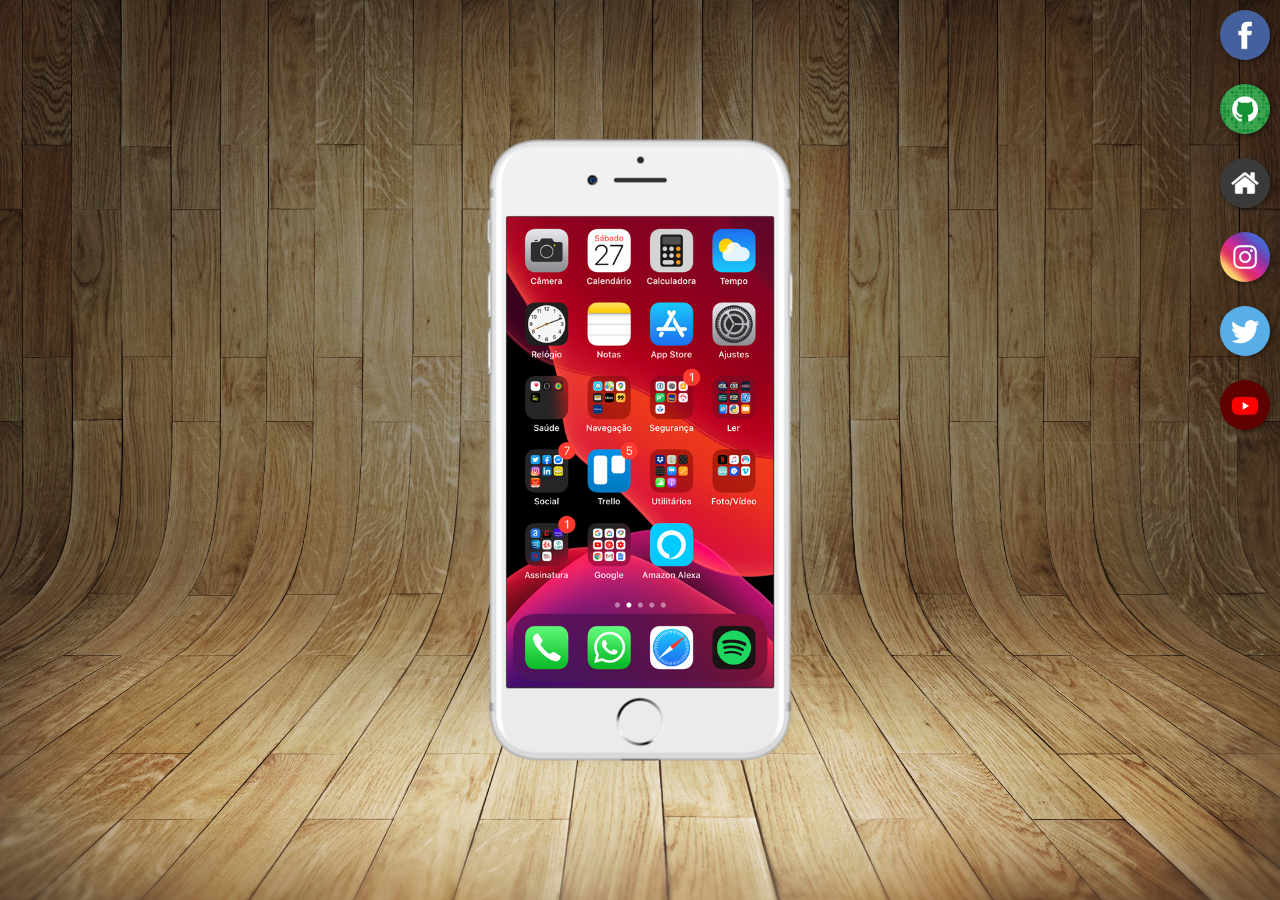
<file: index.html>
<!DOCTYPE html>
<html lang="pt-br">
<head>
    <meta charset="UTF-8">
    <meta http-equiv="X-UA-Compatible" content="IE=edge">
    <meta name="viewport" content="width=device-width, initial-scale=1.0">
    <link rel="stylesheet" href="estilos/style.css">
    <link rel="shortcut icon" href="favicon.ico" type="image/x-icon">
    <title>Document</title>
</head>
<body>
    <main>
        <section id="telefone">
            <iframe src="home.html" frameborder="0" name="tela" id="tela">Seu navegador não é compatível com Iframes</iframe>
        </section>
        <section id="redes-sociais">
            <a href="pages/facebook.html" target="tela"><img src="imagens/logo-facebook.jpg" alt="Logo Facebook"></a>
            <a href="pages/github.html" target="tela"><img src="imagens/logo-github.jpg" alt="Logo GitHub"></a>
            <a href="home.html" target="tela"><img src="imagens/logo-home.jpg" alt="Logo Home"></a>
            <a href="pages/instagram.html" target="tela"><img src="imagens/logo-instagram.jpg" alt="Logo Instagram"></a>
            <a href="pages/twitter.html" target="tela"><img src="imagens/logo-twitter.jpg" alt="Logo Twitter"></a>
            <a href="pages/youtube.html" target="tela"><img src="imagens/logo-youtube.jpg" alt="Logo YouTube"></a>
        </section>
    </main>
</body>
</html>
</file>
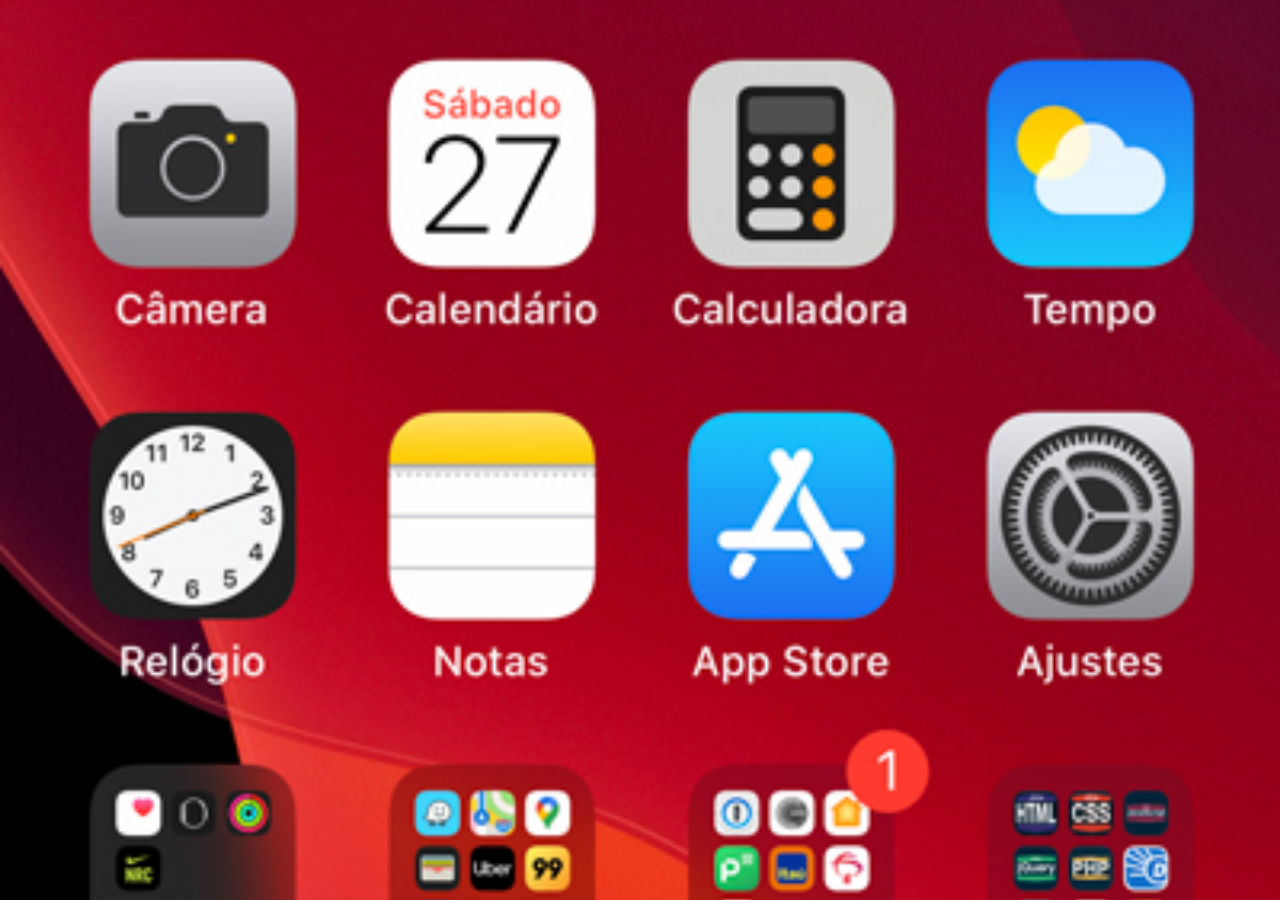
<file: home.html>
<!DOCTYPE html>
<html lang="pt-br">
<head>
    <meta charset="UTF-8">
    <meta http-equiv="X-UA-Compatible" content="IE=edge">
    <meta name="viewport" content="width=device-width, initial-scale=1.0">
    <title>Document</title>
    <style>
        * {
            margin: 0px;
            padding: 0px;
        }

        body {
            width: 100vw;
            height: 100vh;
            background: black url(imagens/tela-home.jpg) no-repeat top center;
            background-size: cover;
        }
    </style>
</head>
<body>
    
</body>
</html>
</file>
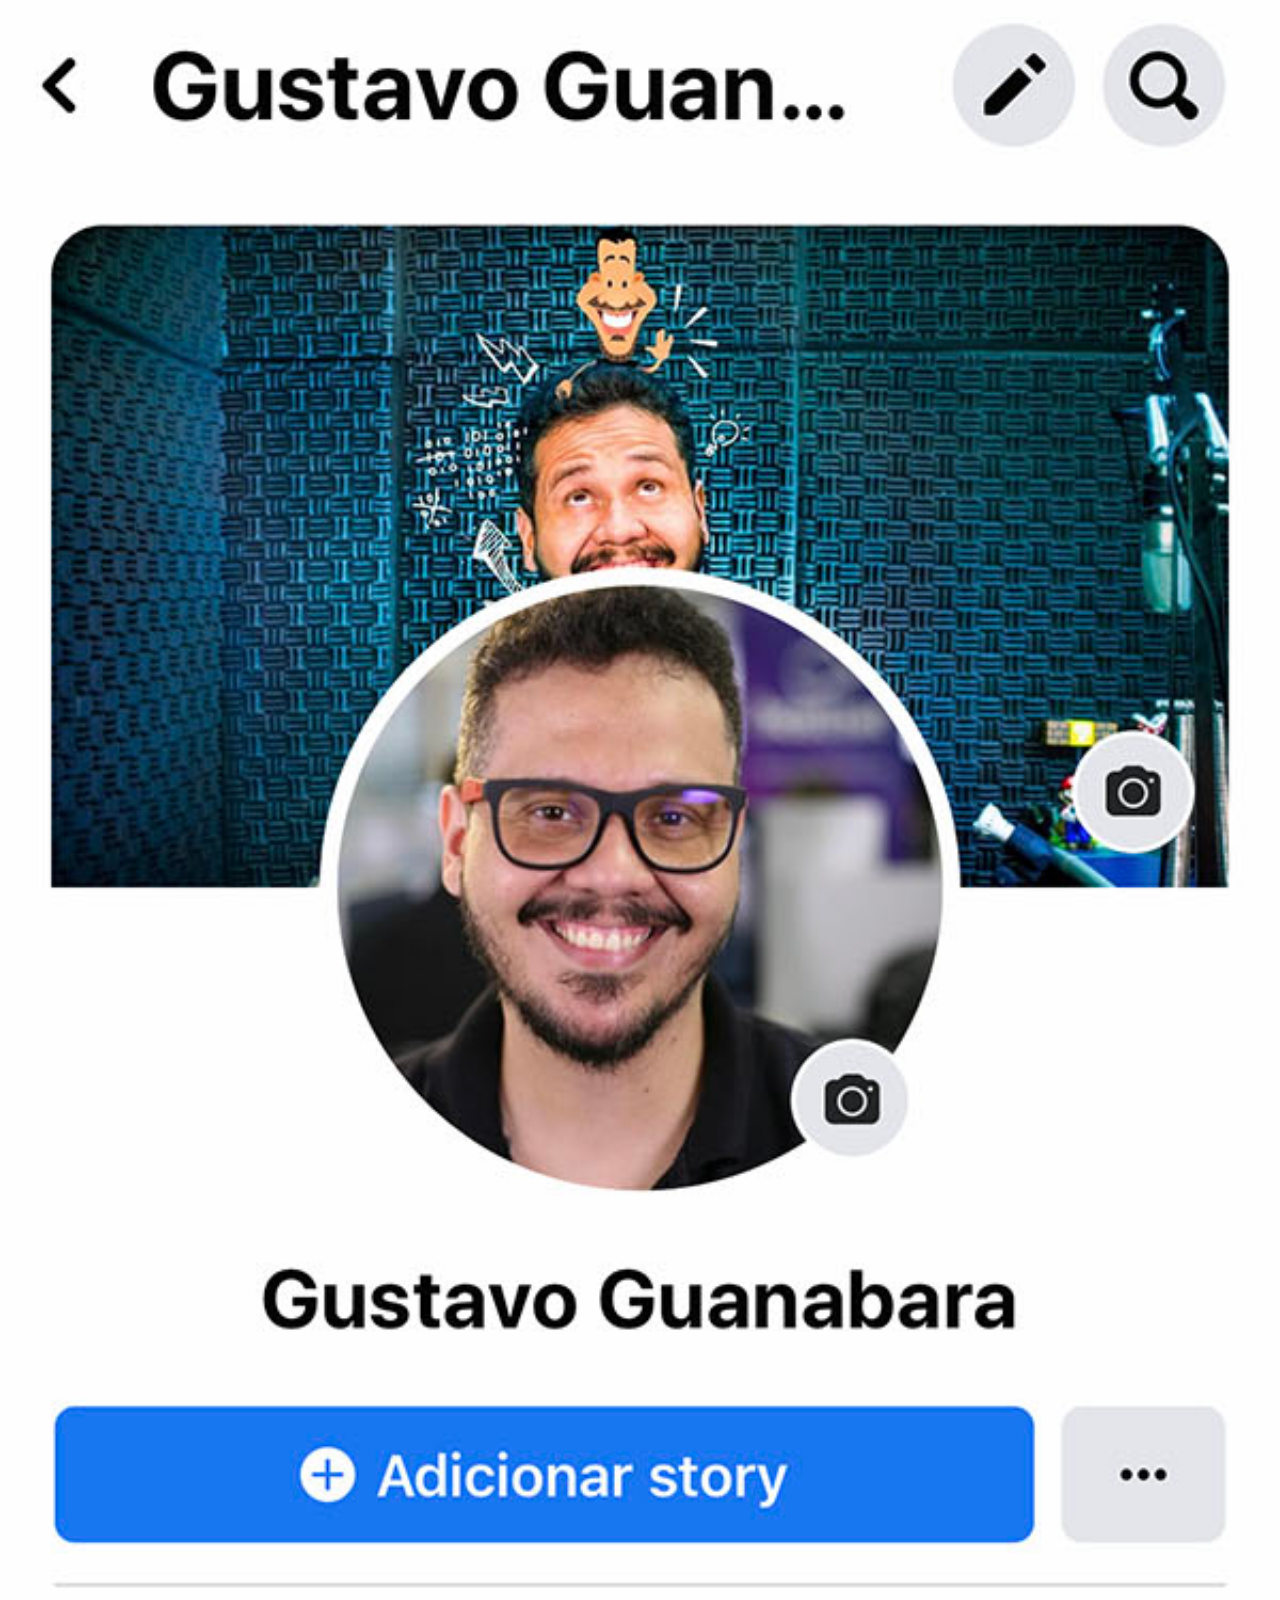
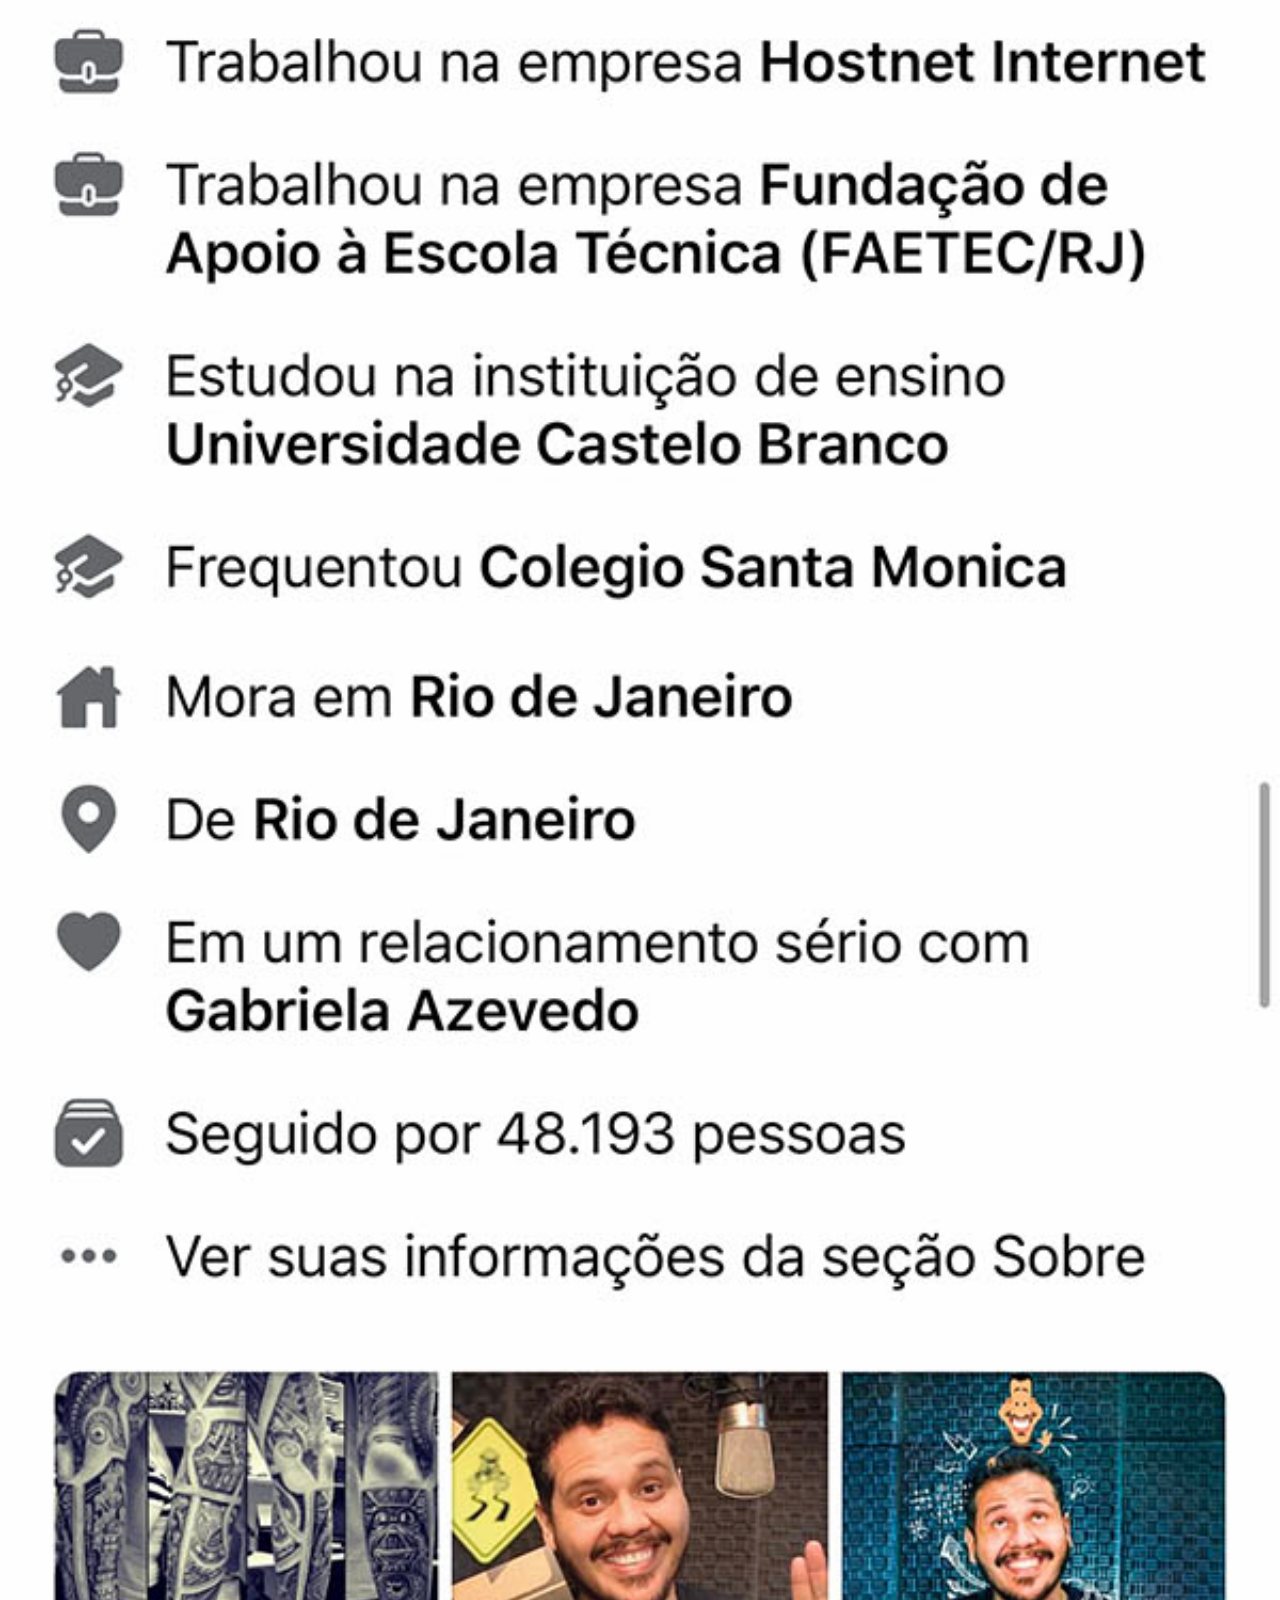
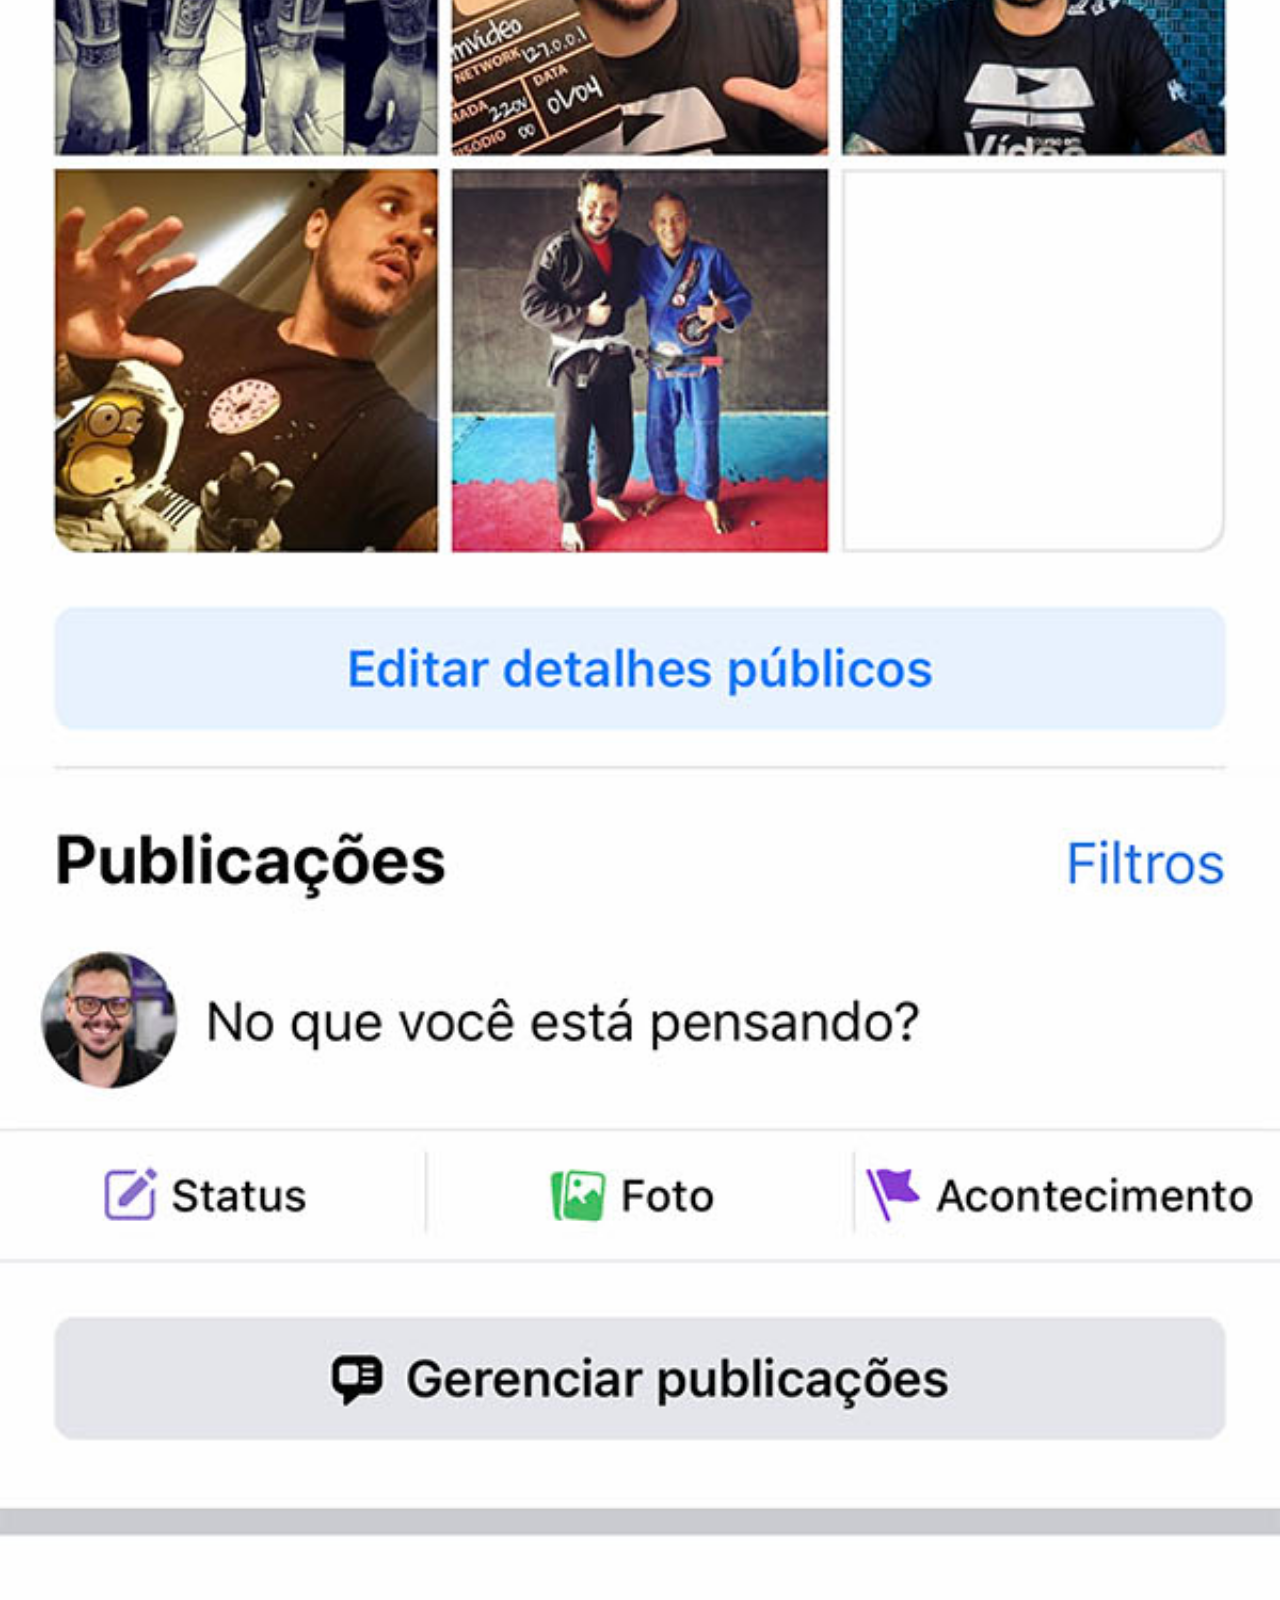
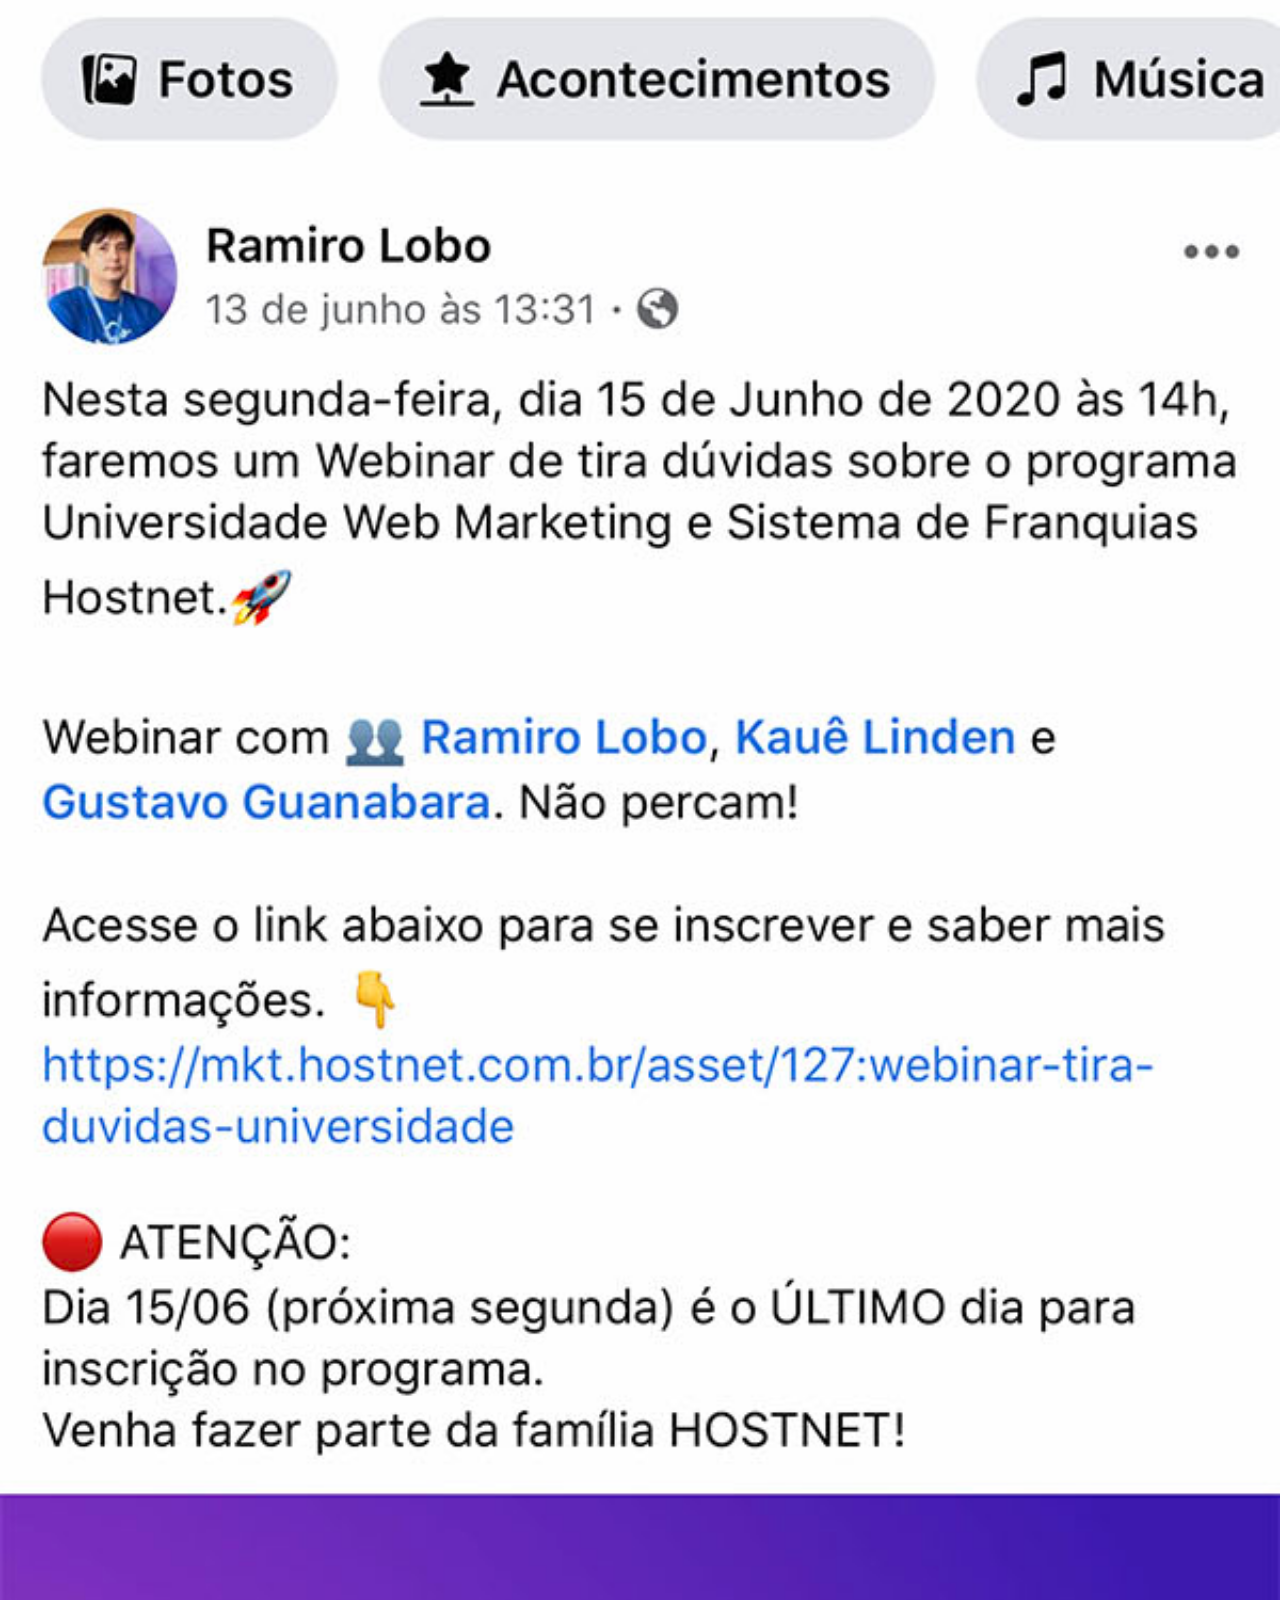
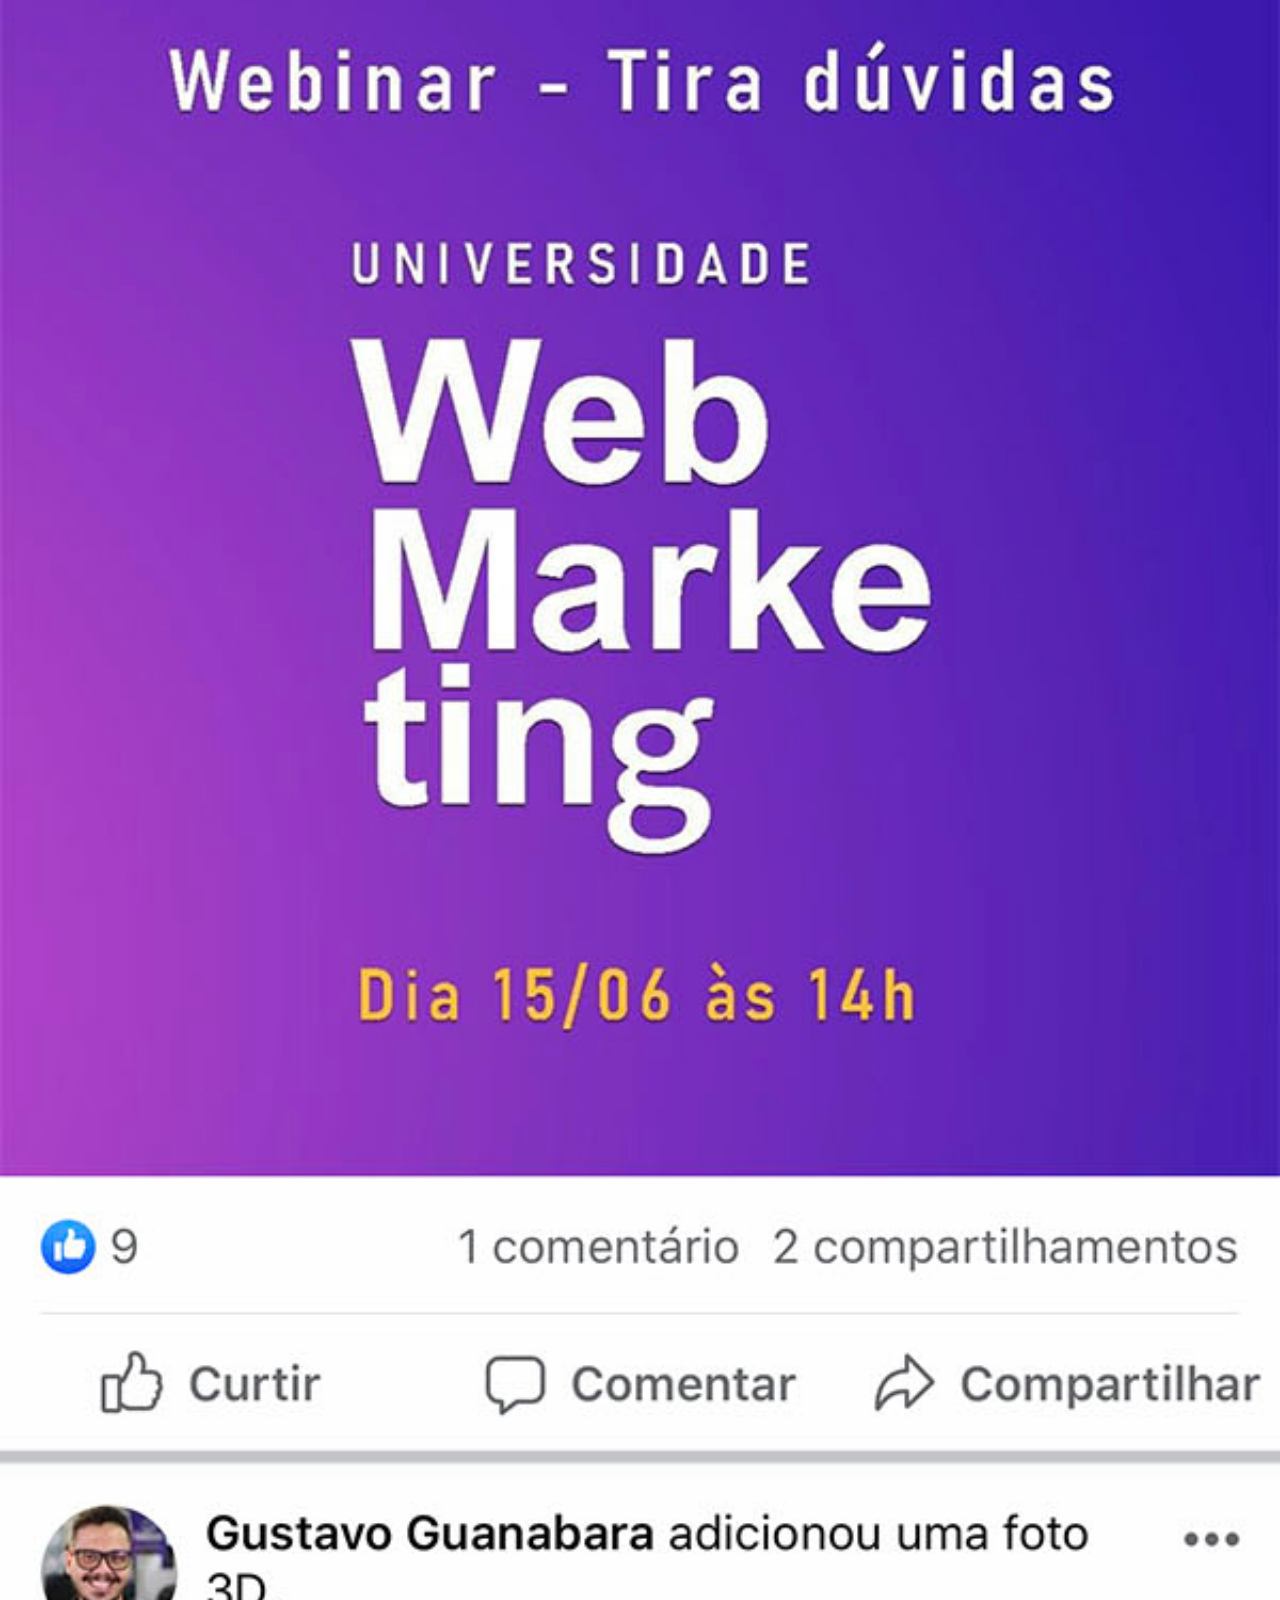
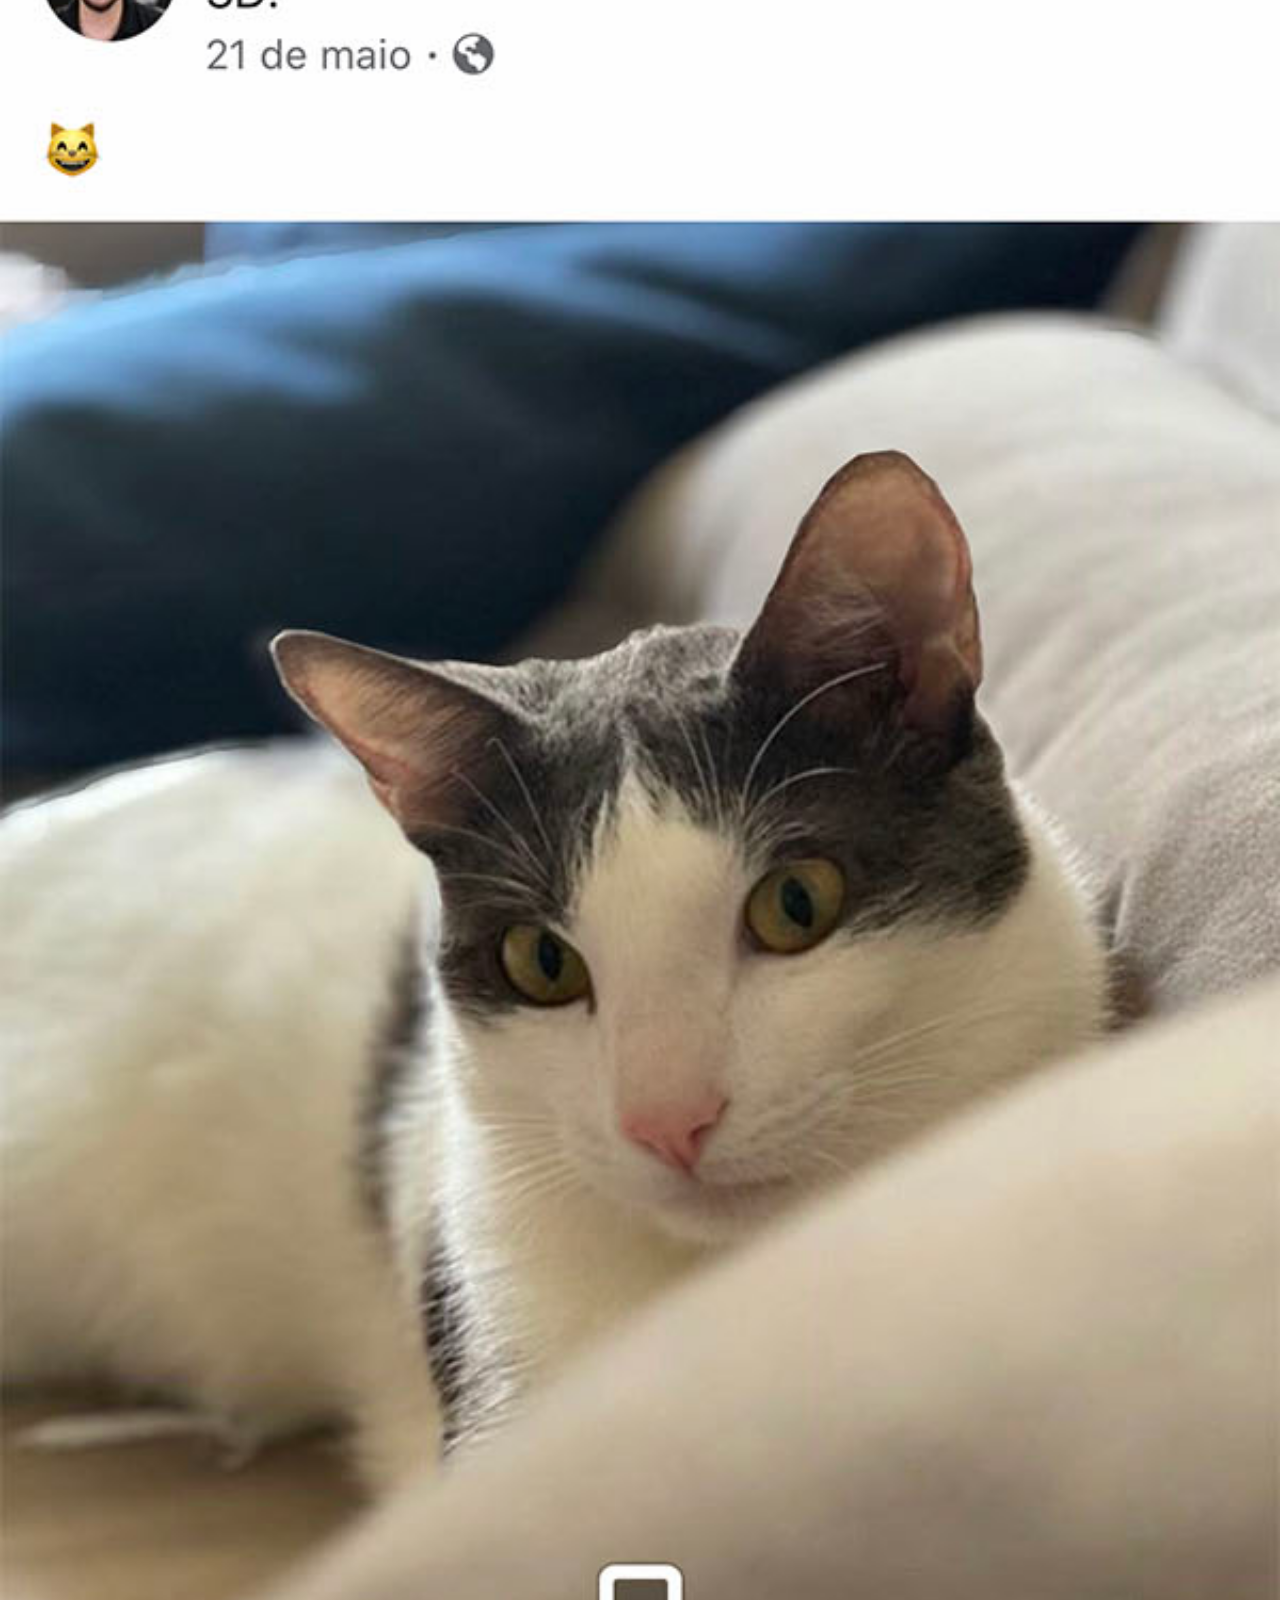
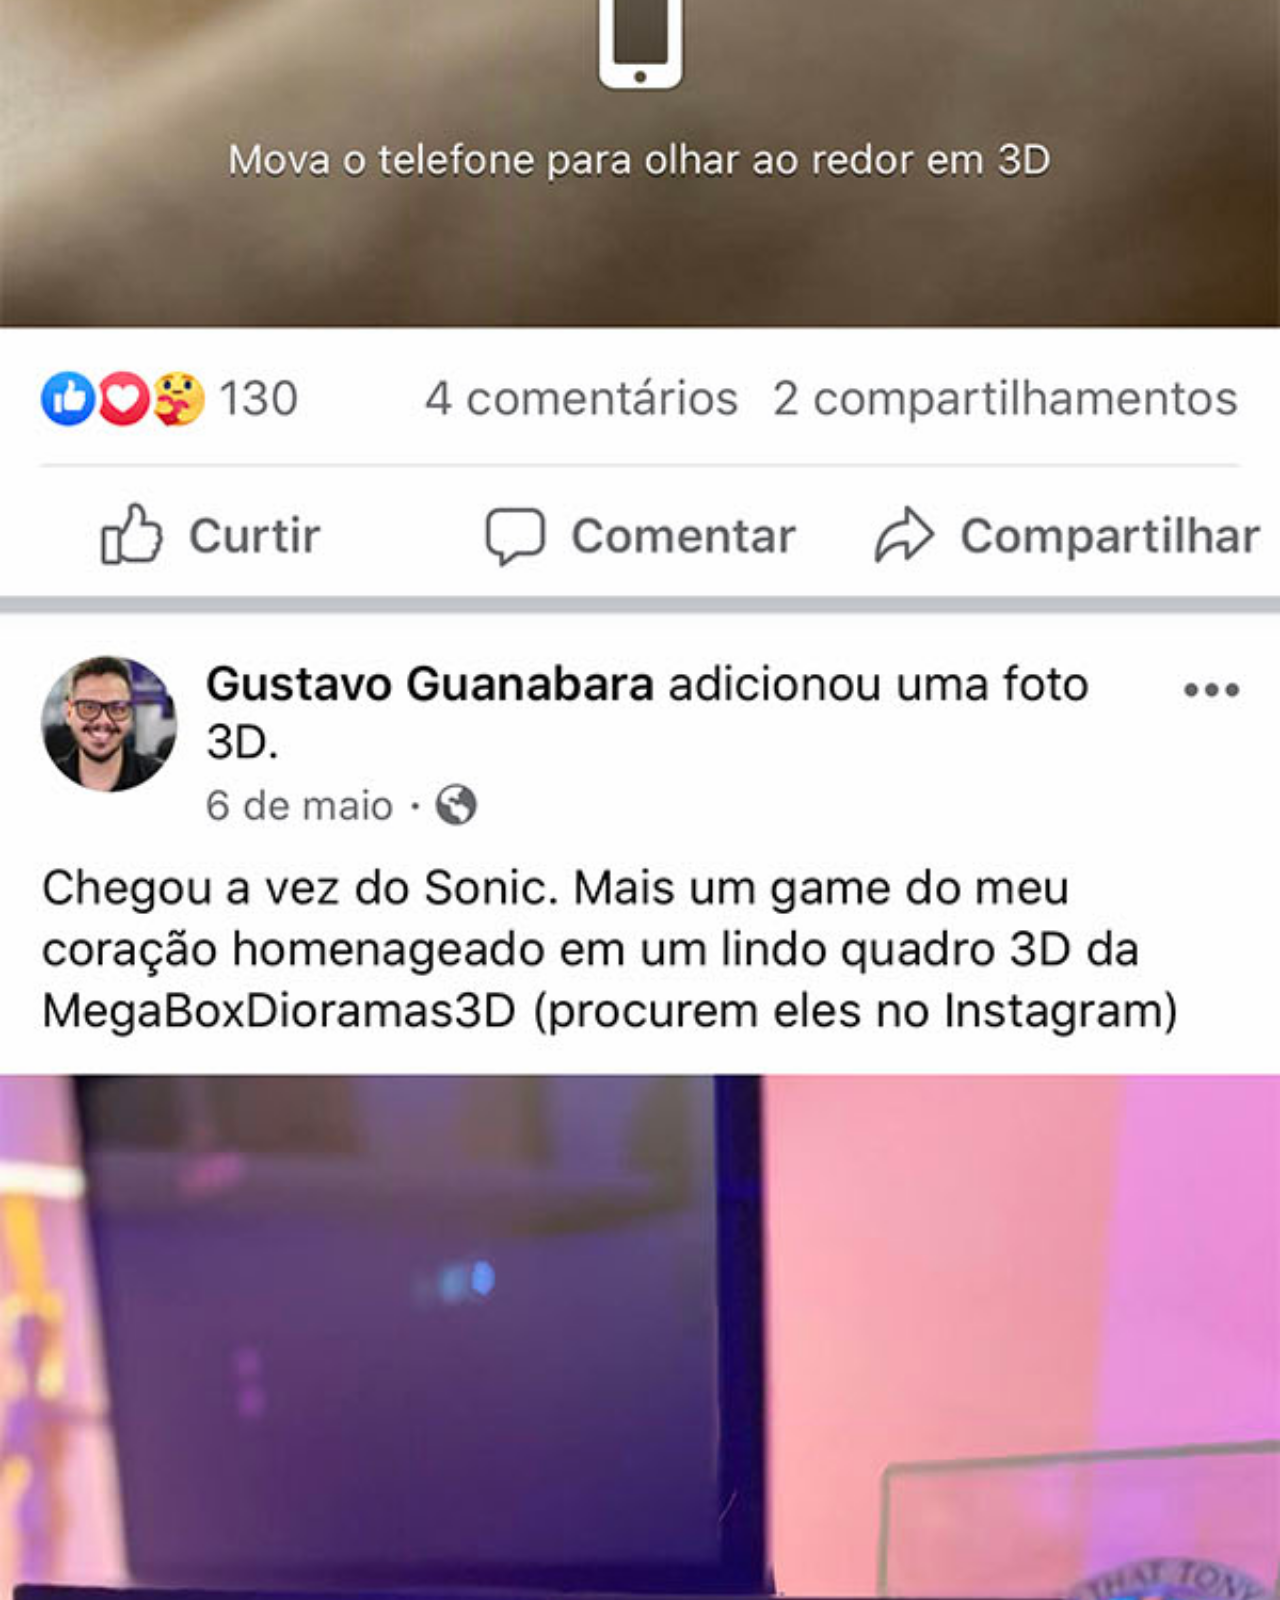
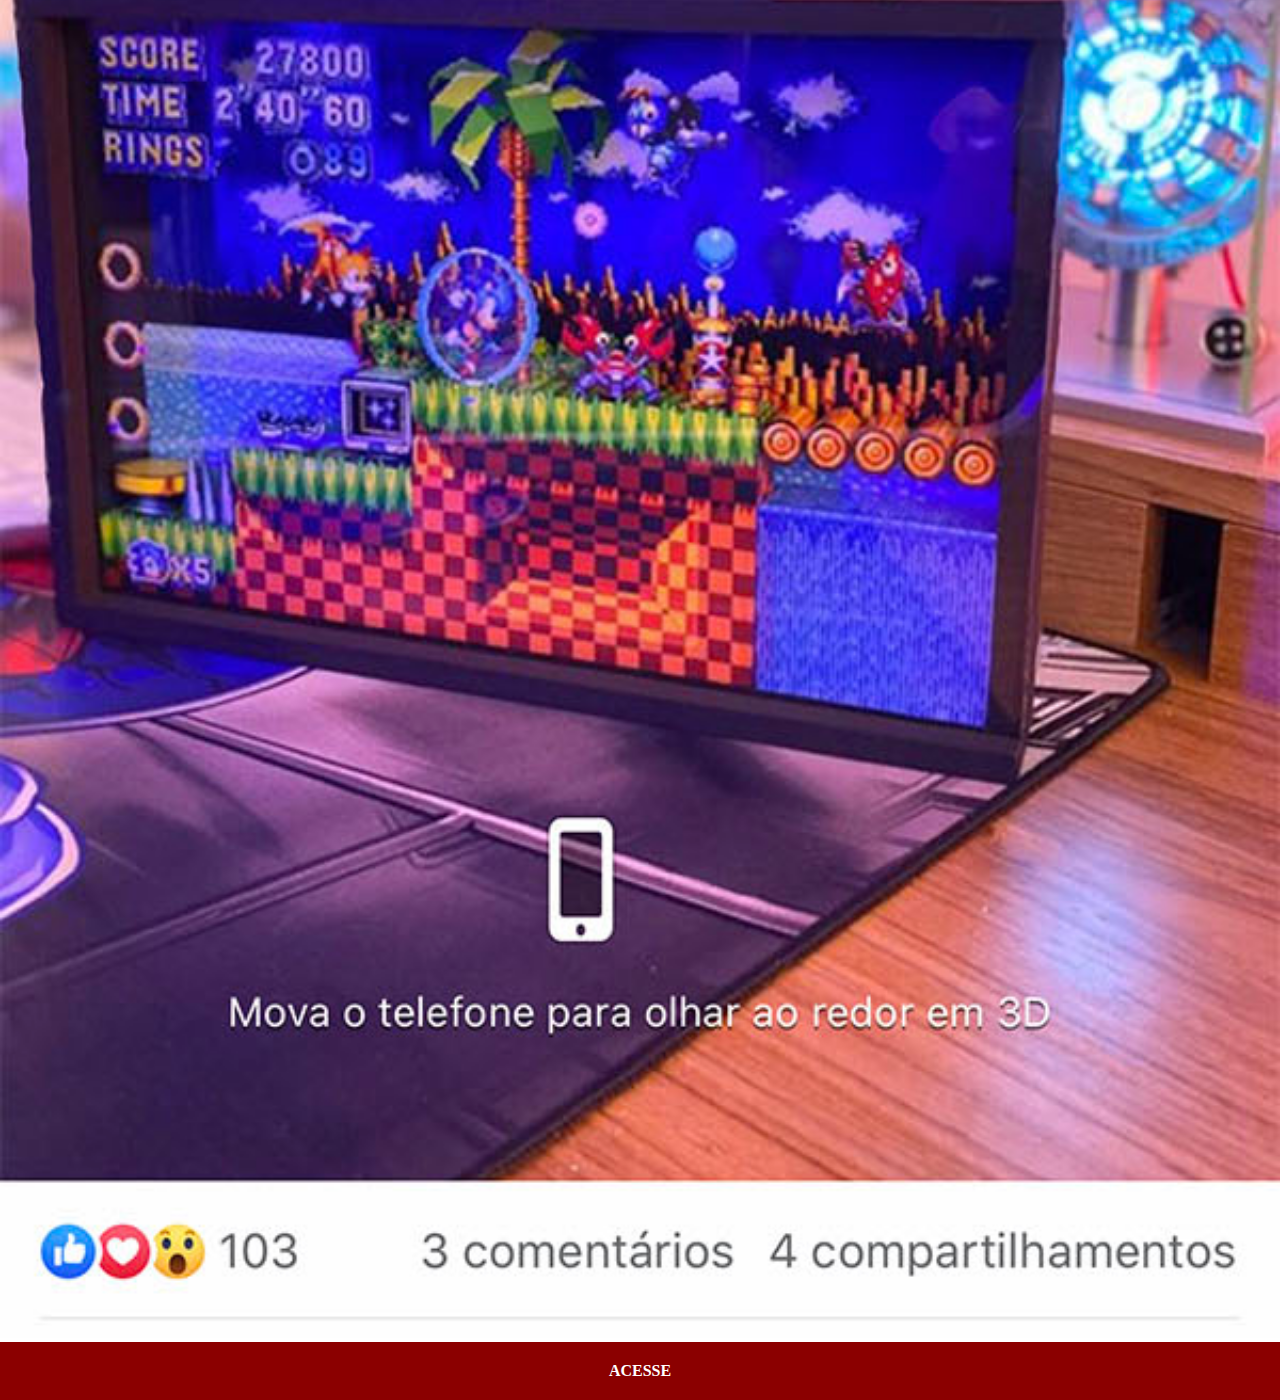
<file: pages/facebook.html>
<!DOCTYPE html>
<html lang="pt-br">
<head>
    <meta charset="UTF-8">
    <meta http-equiv="X-UA-Compatible" content="IE=edge">
    <meta name="viewport" content="width=device-width, initial-scale=1.0">
    <link rel="stylesheet" href="../estilos/social.css">
    <title>FACEBOOK</title>
</head>
<body>
    <img src="../imagens/tela-facebook.jpg" alt="">
    <a href="#">ACESSE</a>
</body>
</html>
</file>
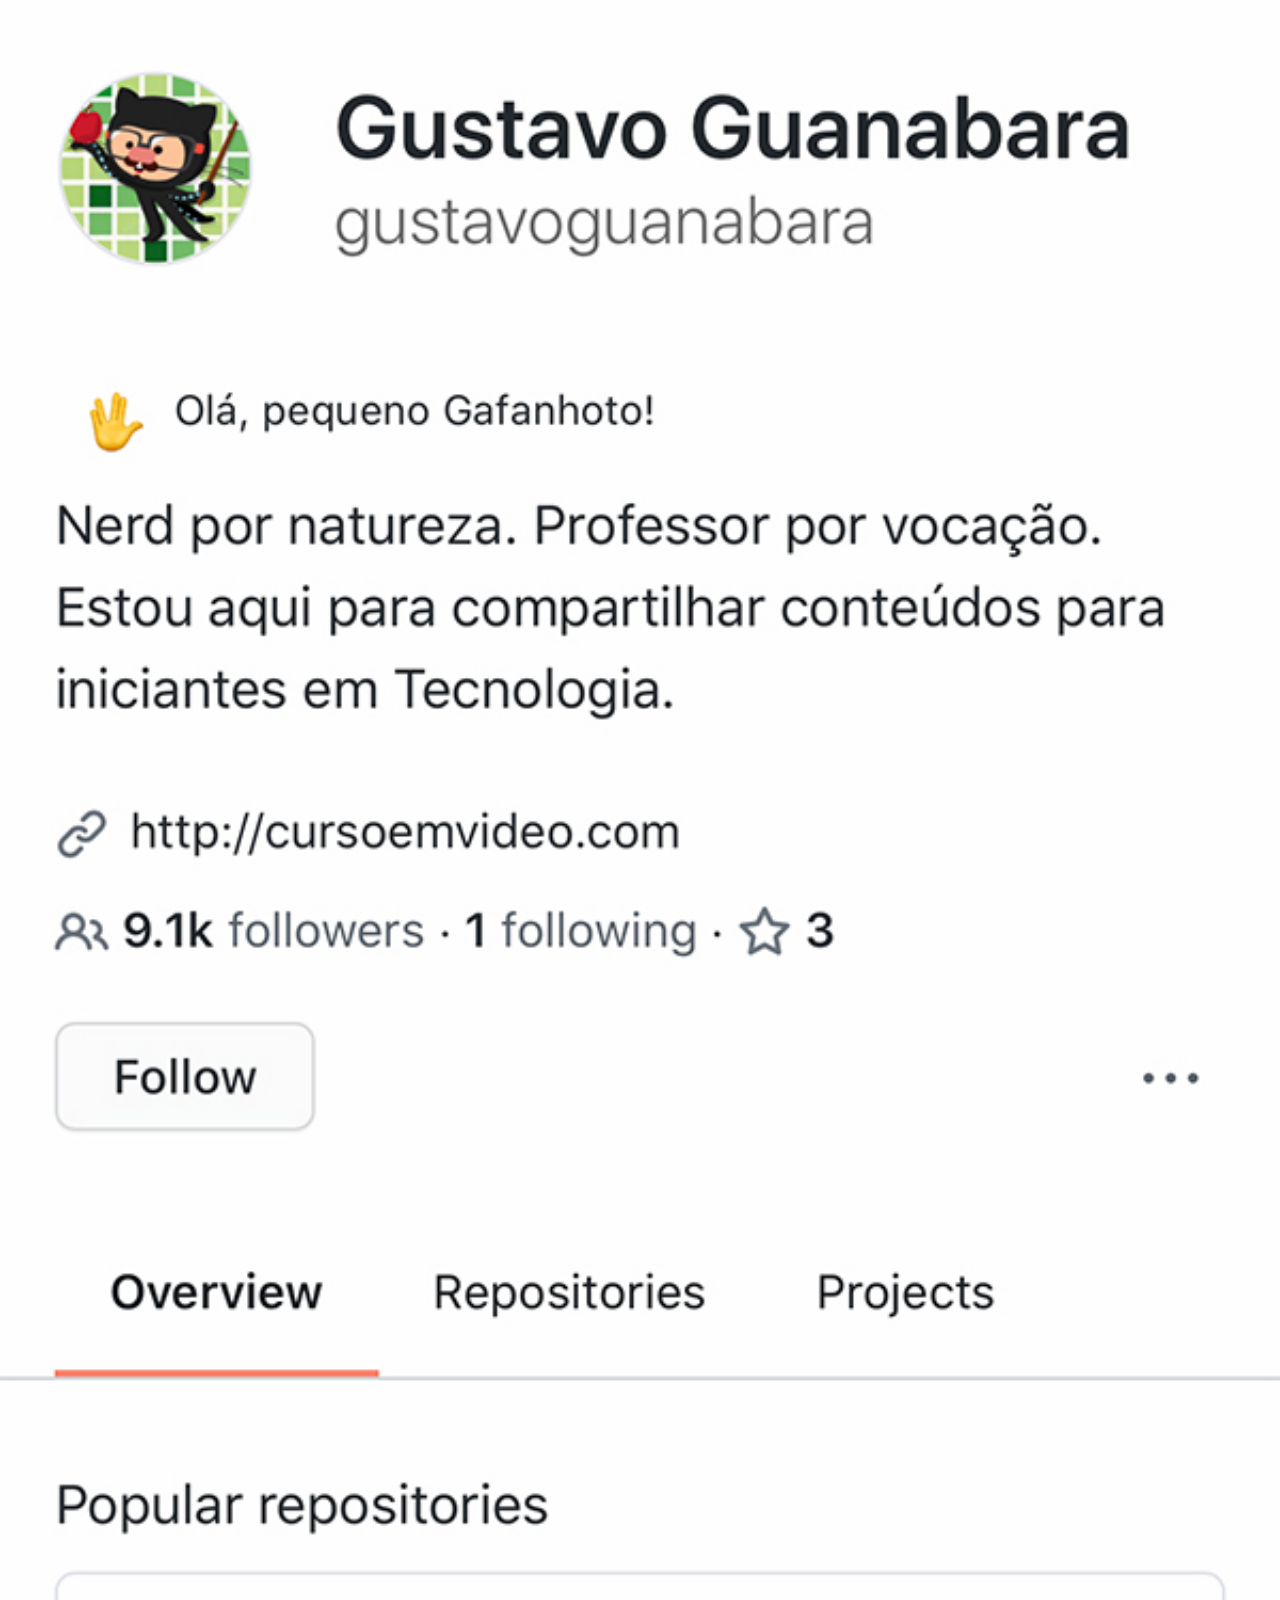
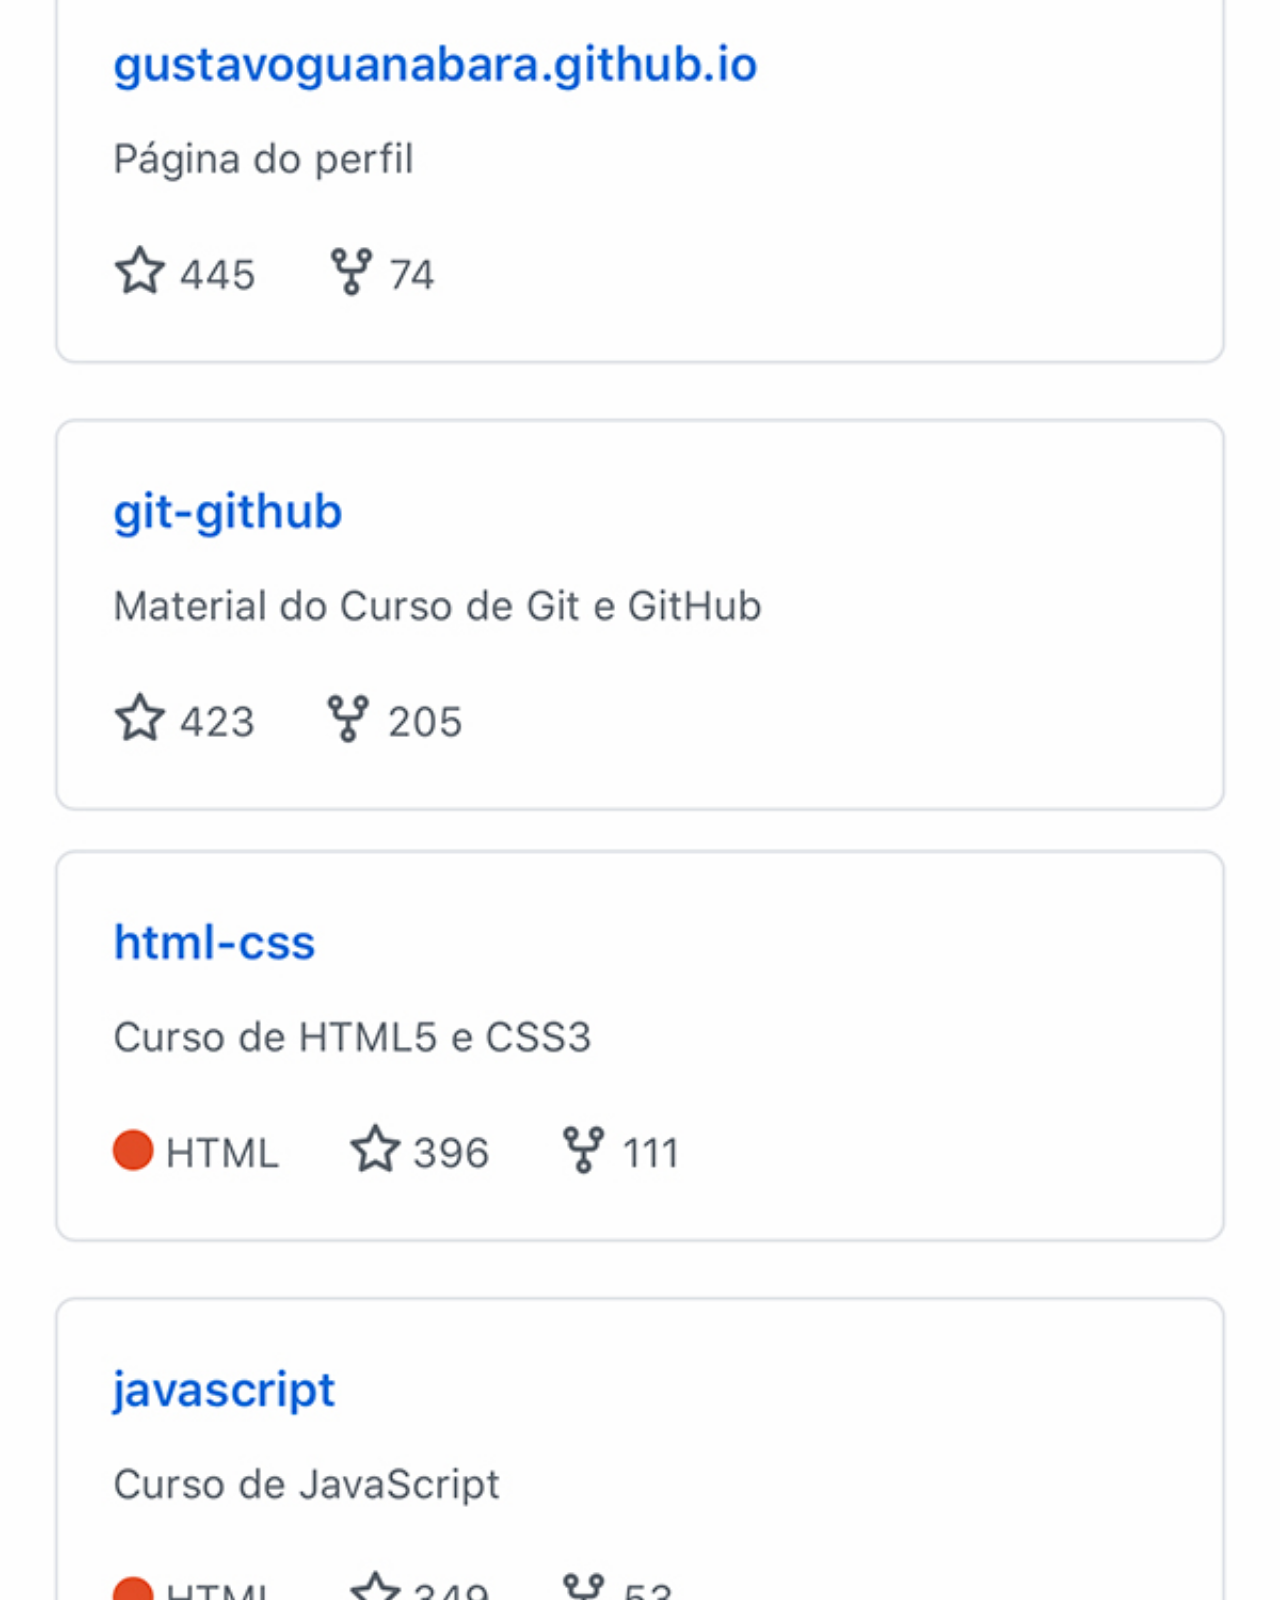
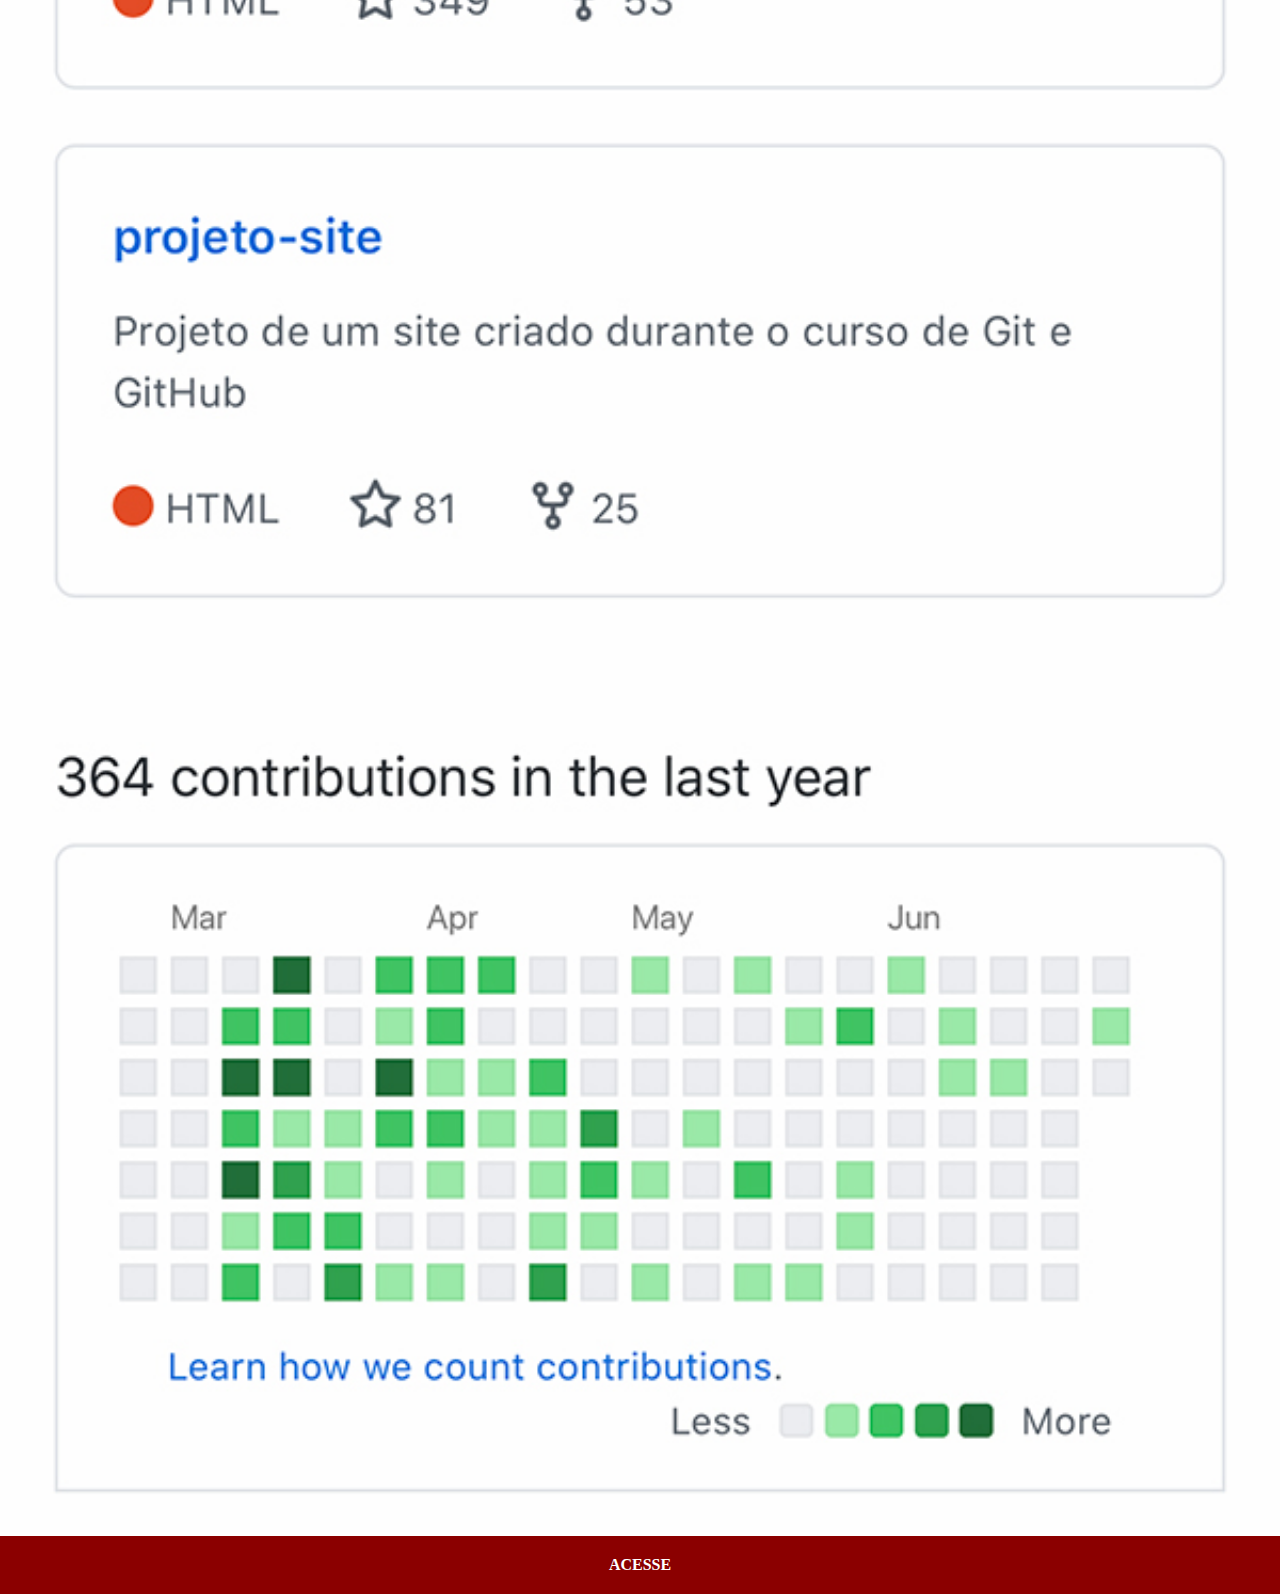
<file: pages/github.html>
<!DOCTYPE html>
<html lang="en">
<head>
    <meta charset="UTF-8">
    <meta http-equiv="X-UA-Compatible" content="IE=edge">
    <meta name="viewport" content="width=device-width, initial-scale=1.0">
    <link rel="stylesheet" href="../estilos/social.css">
    <title>GITHUB</title>
</head>
<body>
    <img src="../imagens/tela-github.jpg" alt="">
    <a href="#">ACESSE</a>
</body>
</html>
</file>
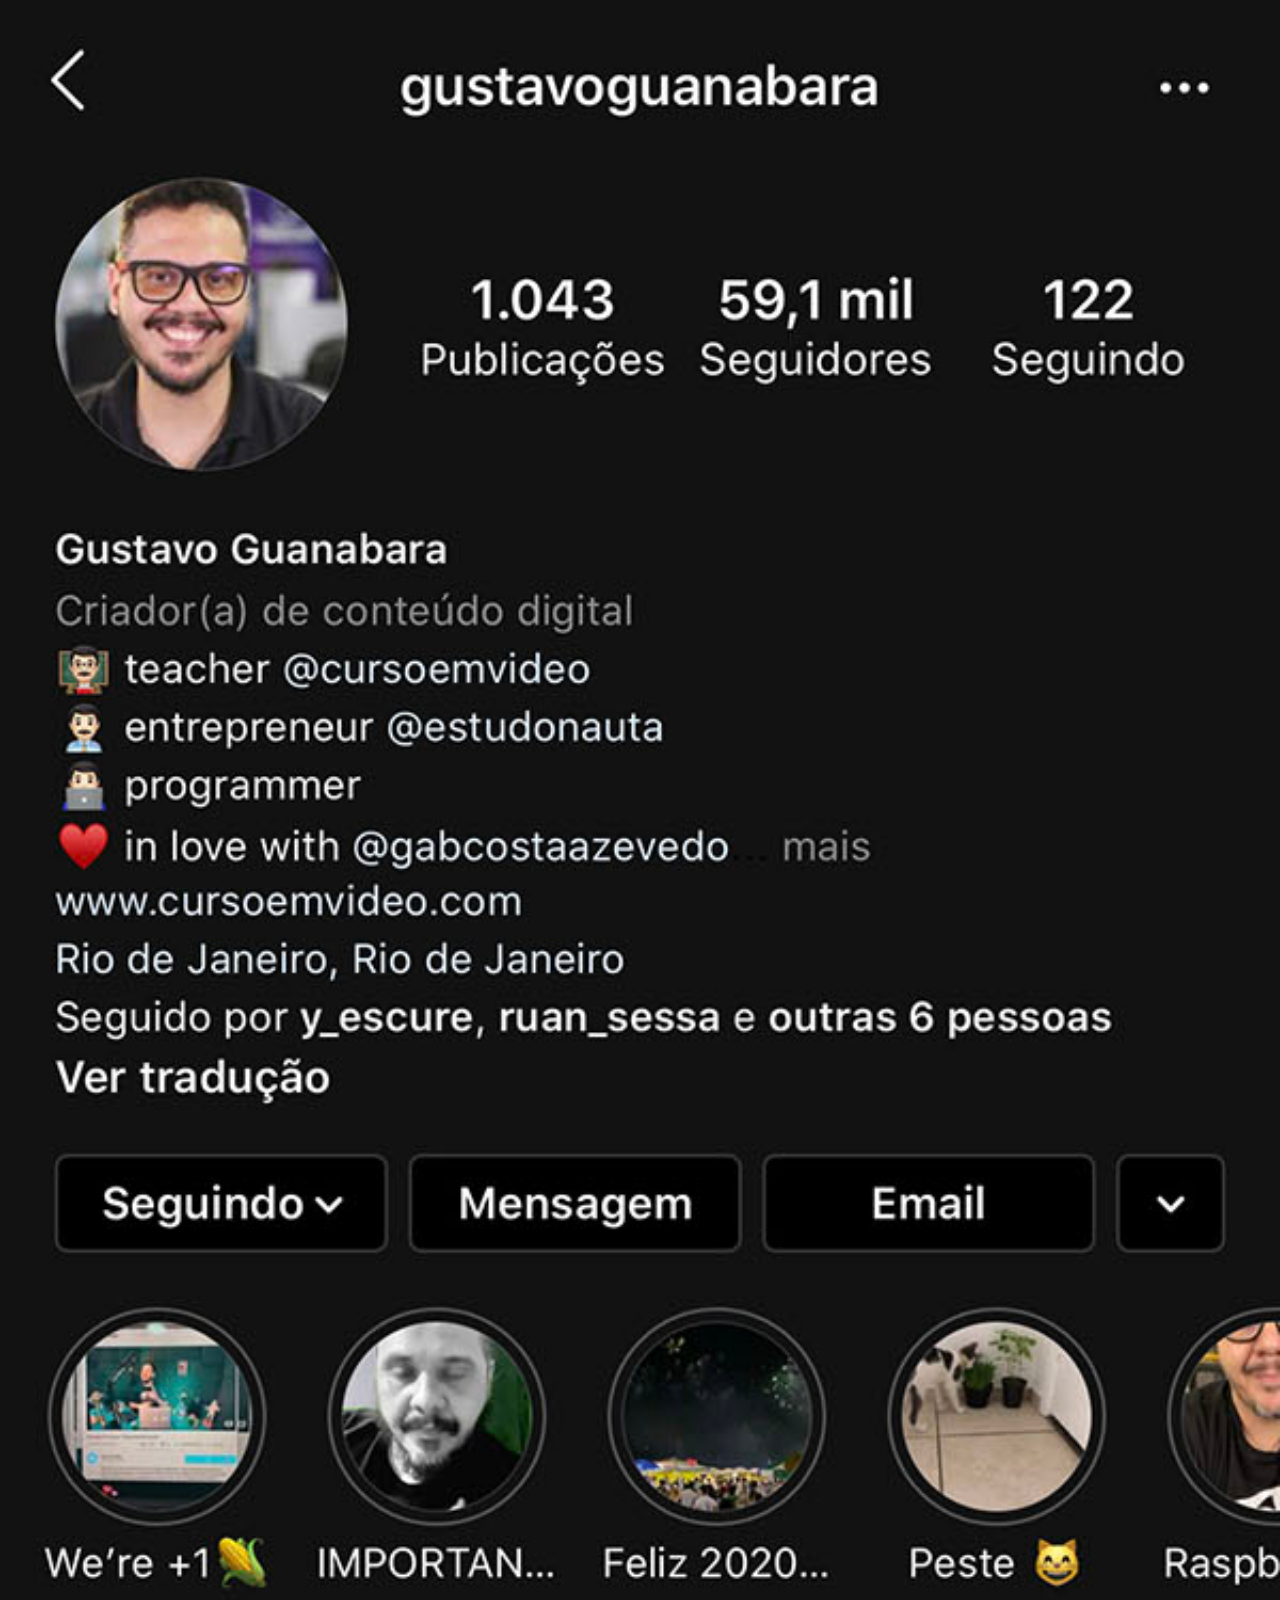
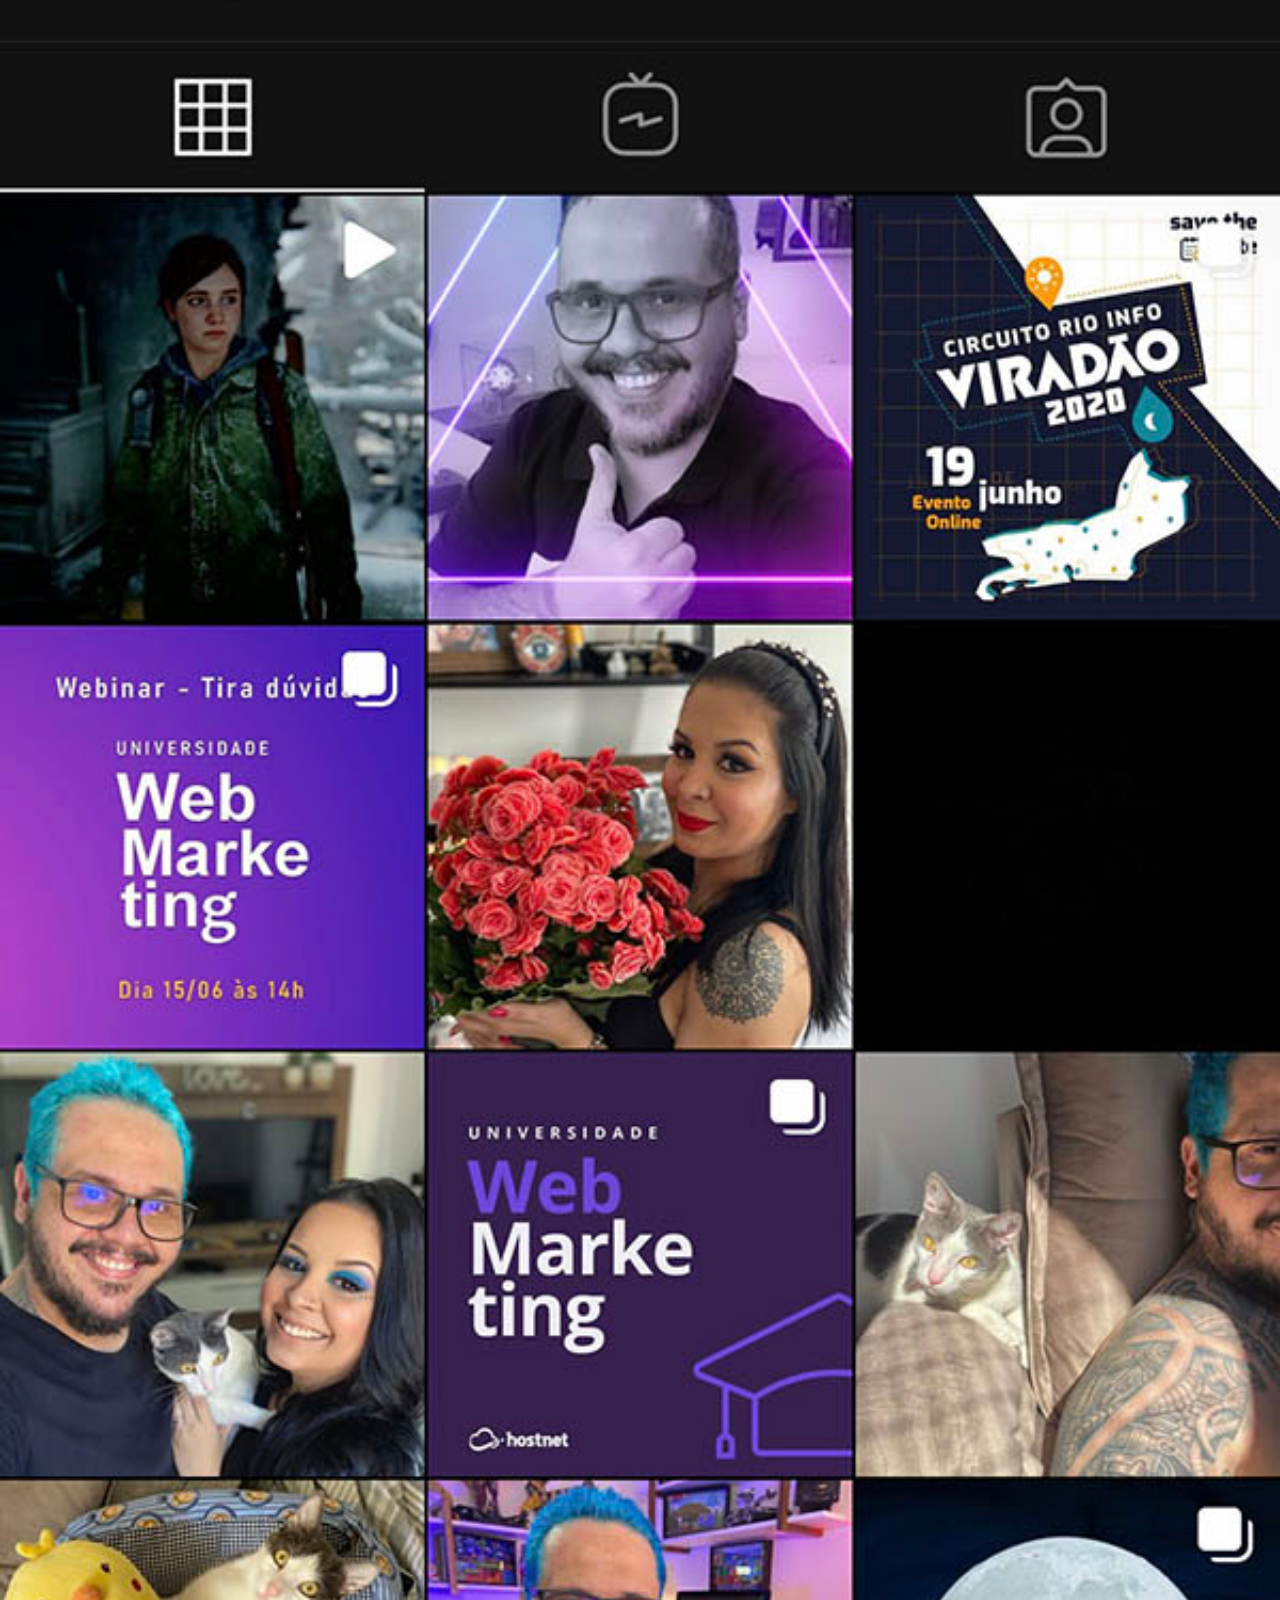
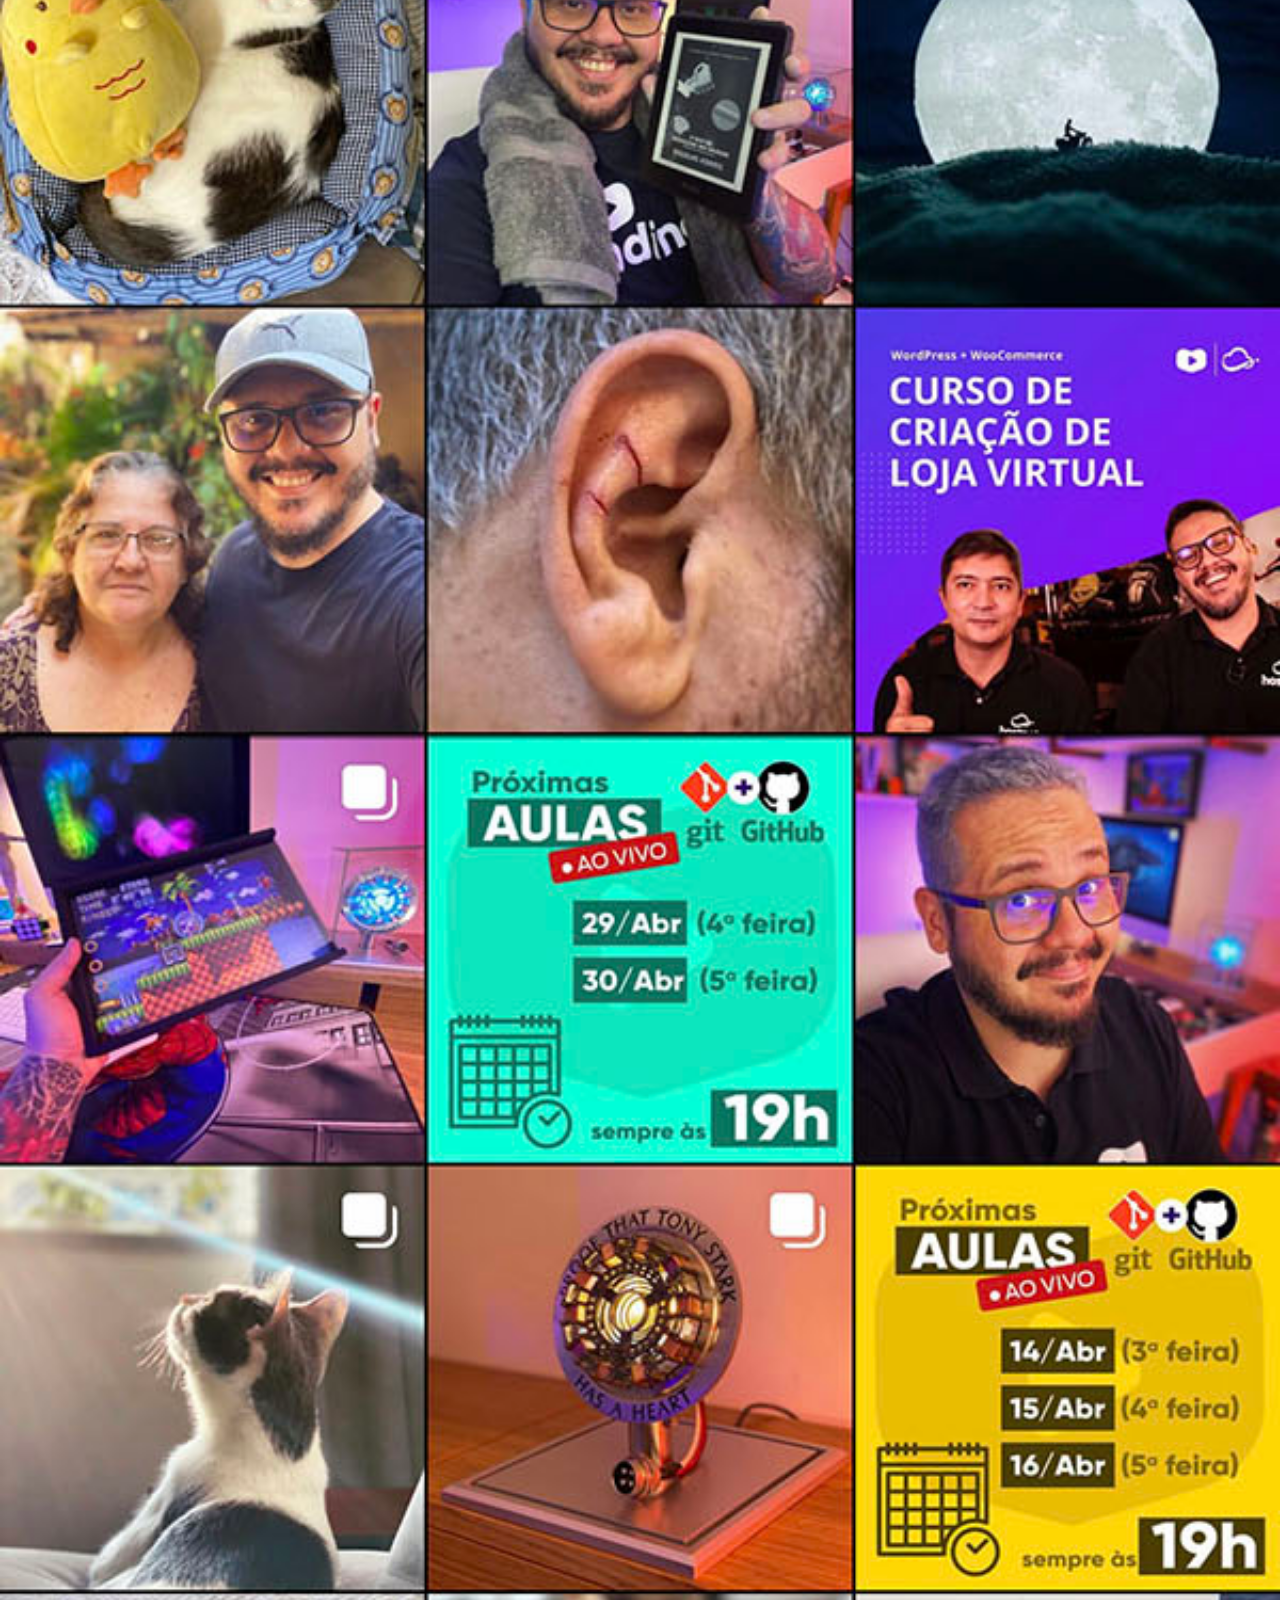
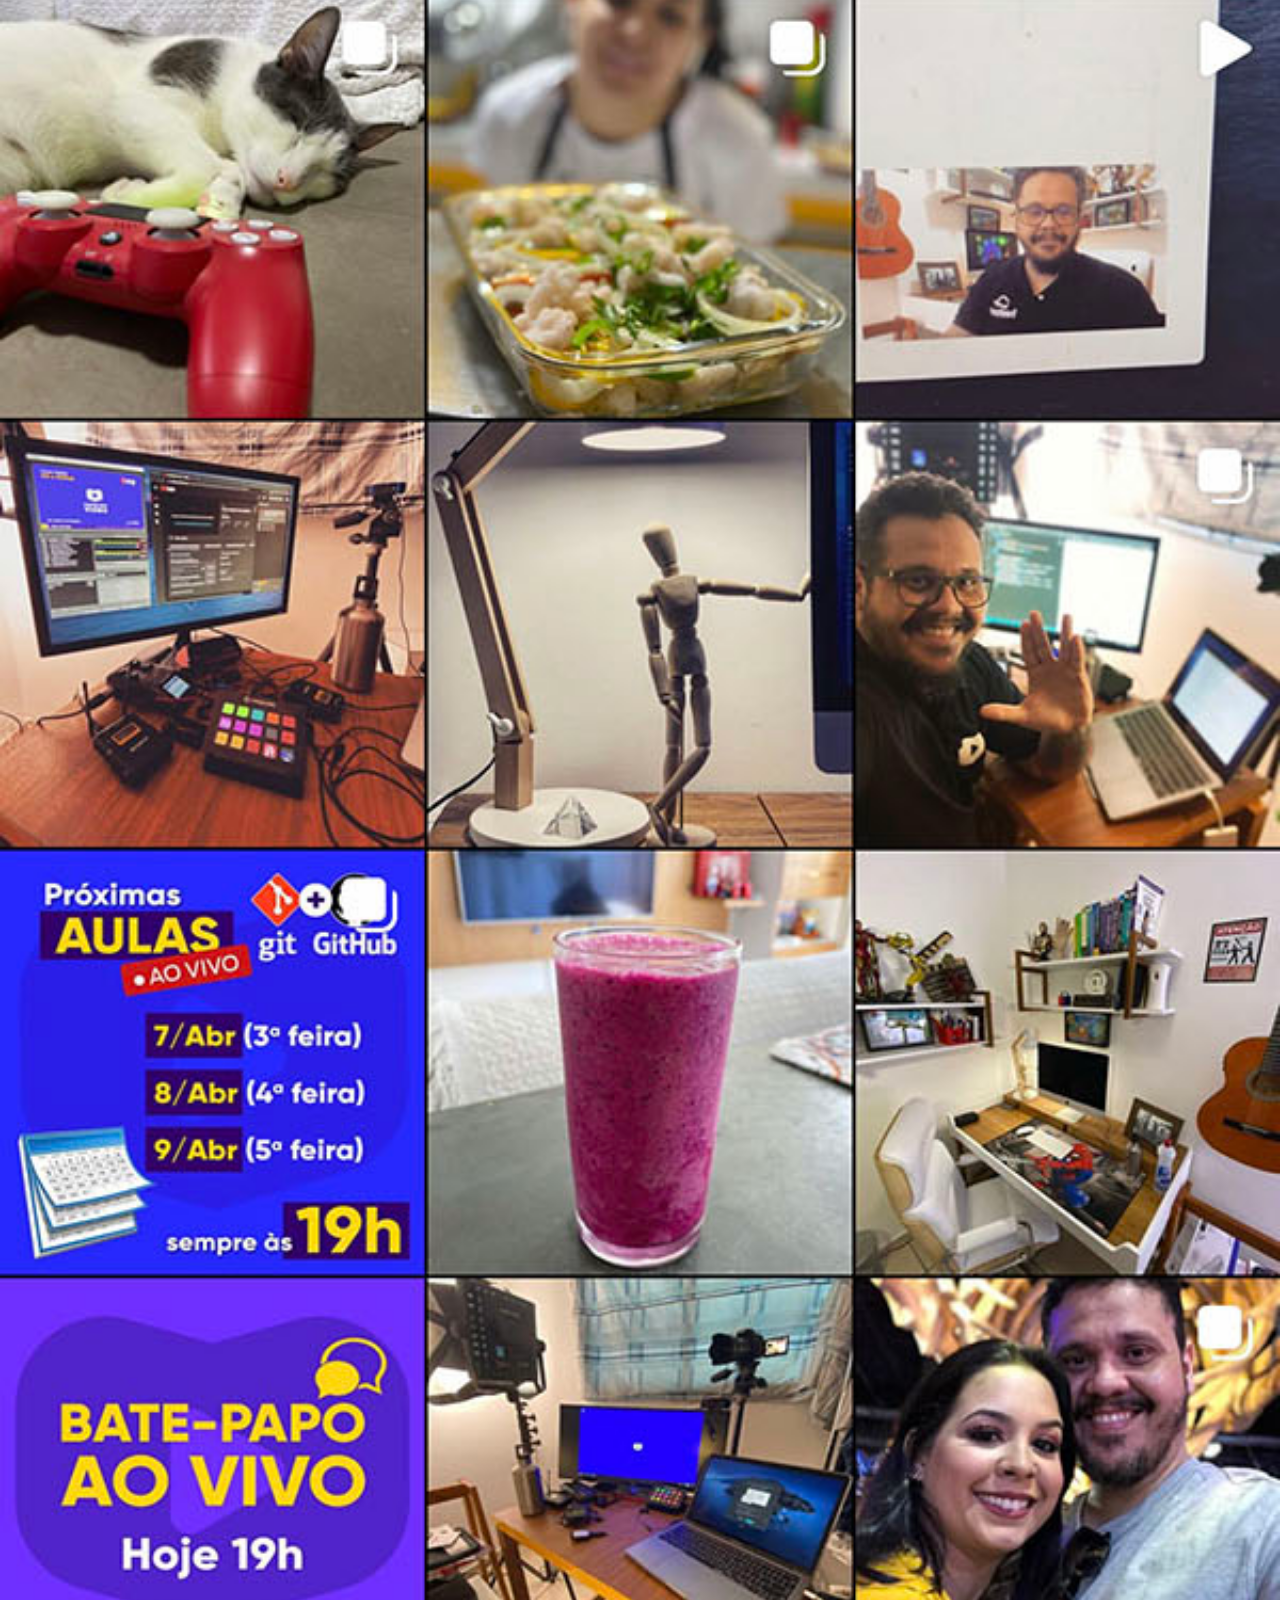
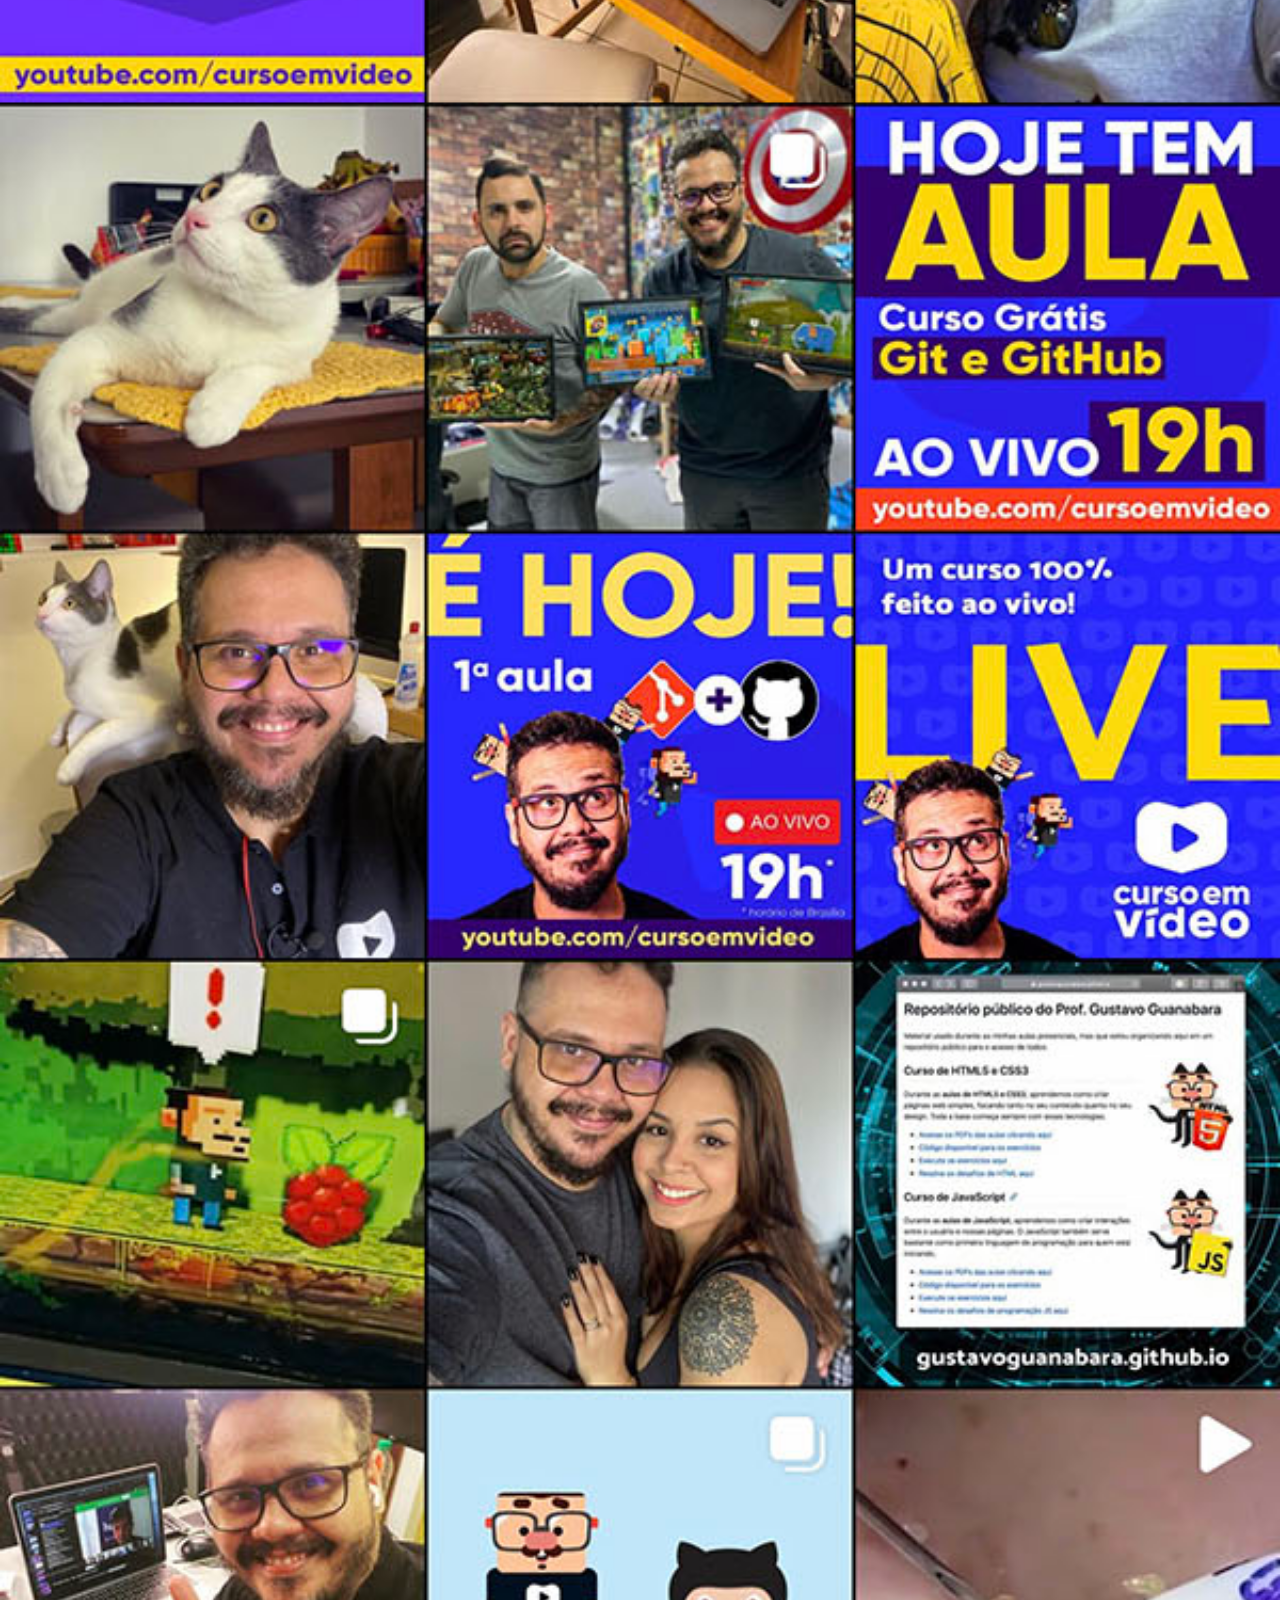
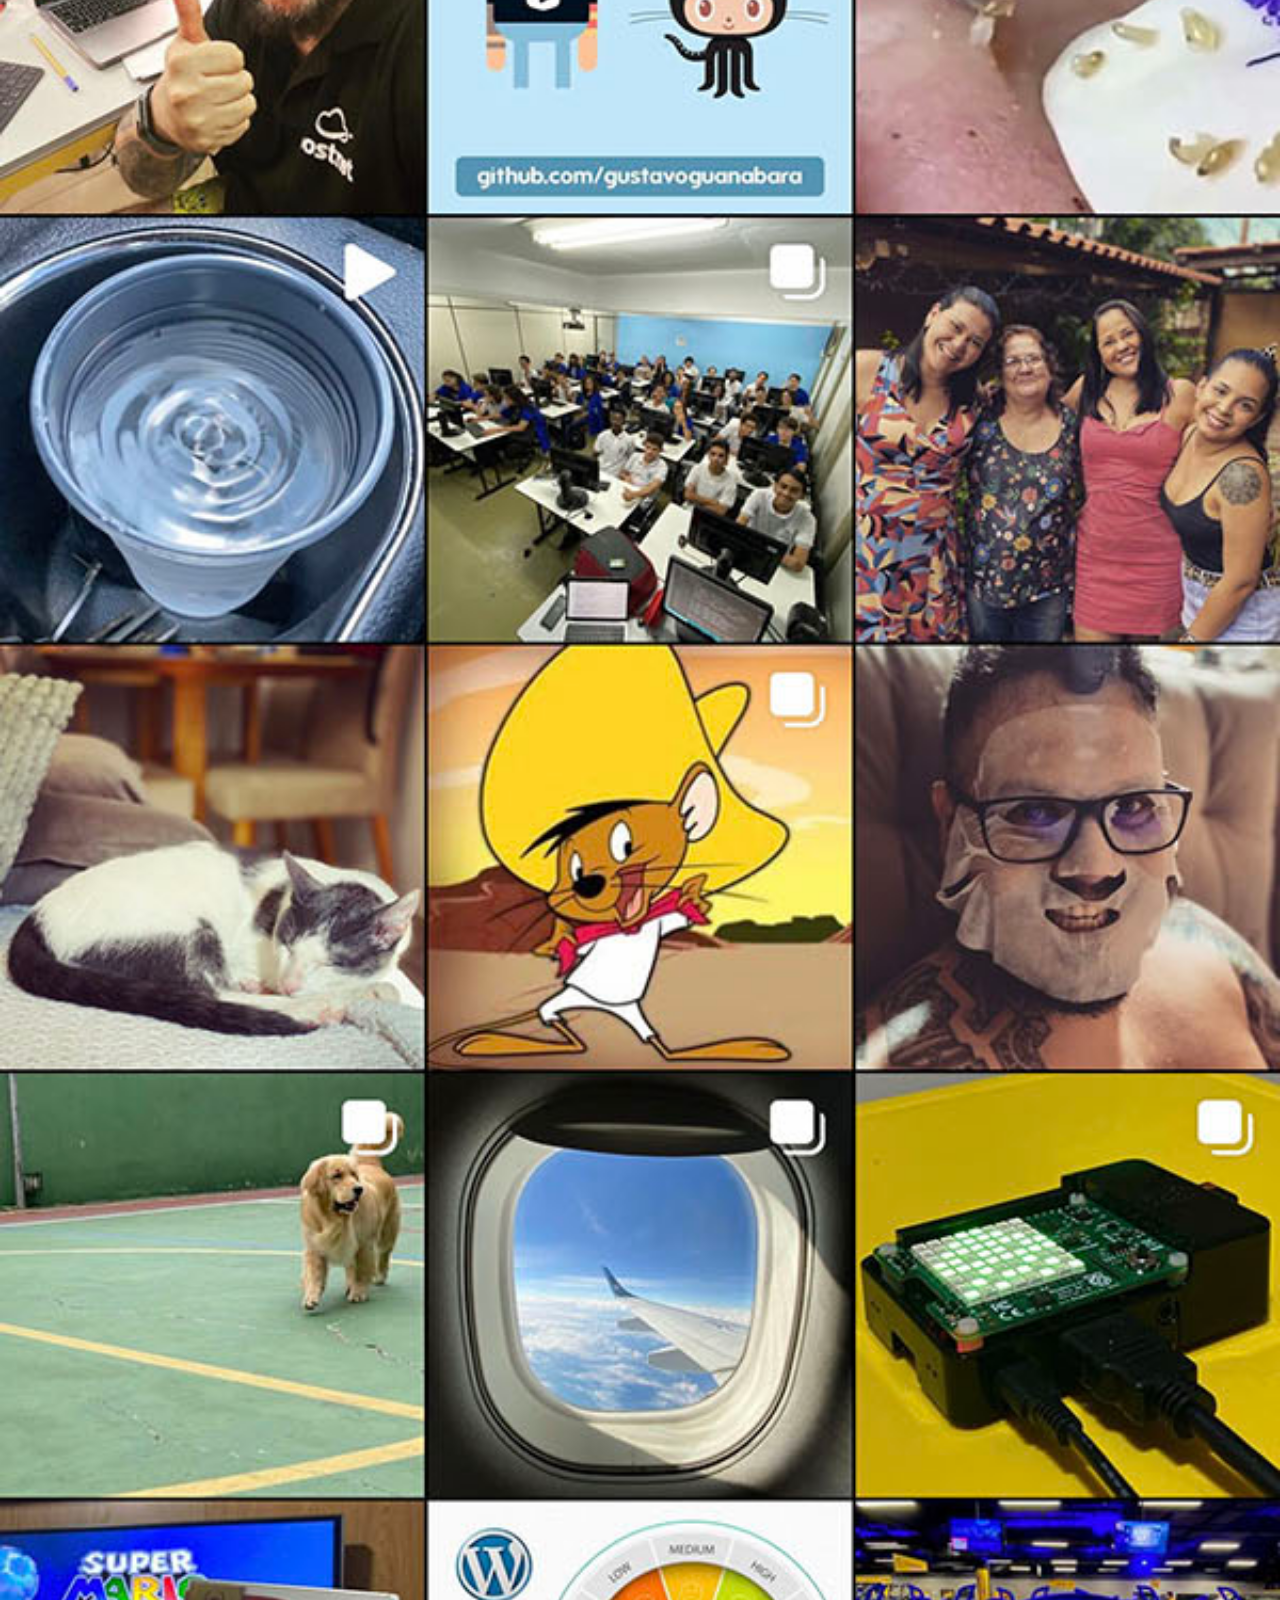
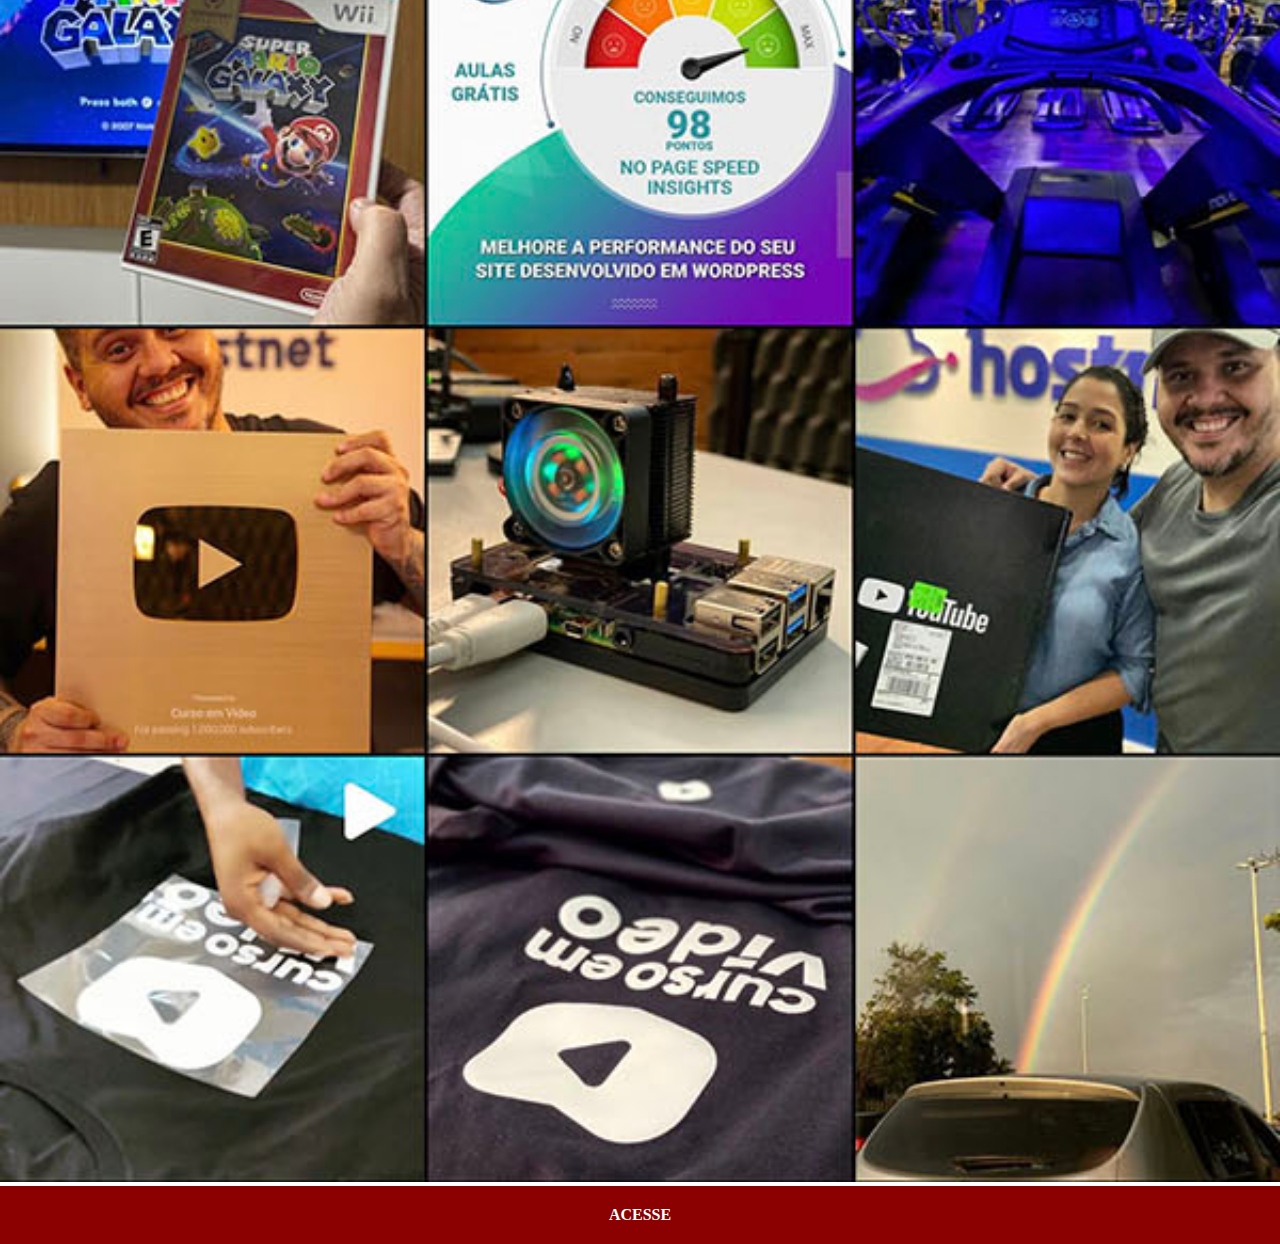
<file: pages/instagram.html>
<!DOCTYPE html>
<html lang="pt-br">
<head>
    <meta charset="UTF-8">
    <meta http-equiv="X-UA-Compatible" content="IE=edge">
    <meta name="viewport" content="width=device-width, initial-scale=1.0">
    <link rel="stylesheet" href="../estilos/social.css">
    <title>INSTAGRAM</title>
</head>
<body>
    <img src="../imagens/tela-instagram.jpg" alt="">
    <a href="">ACESSE</a>
</body>
</html>
</file>
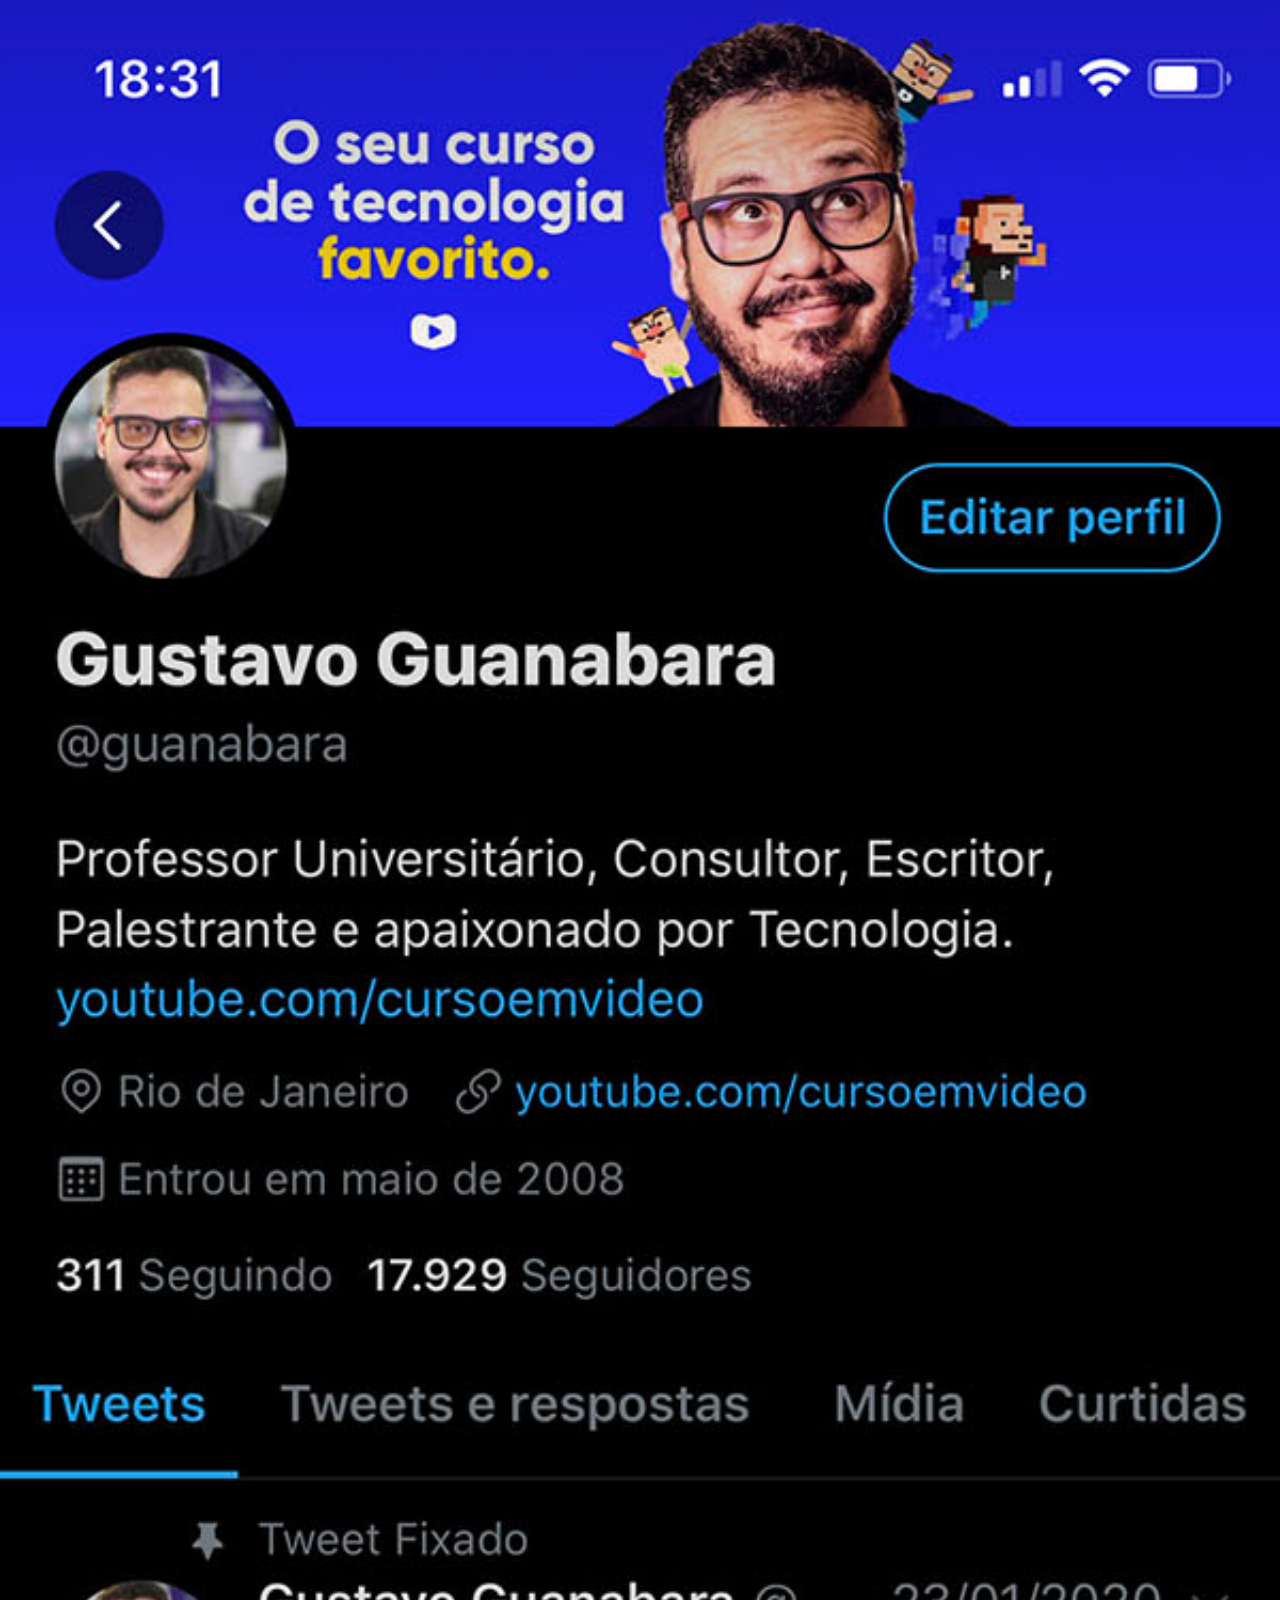
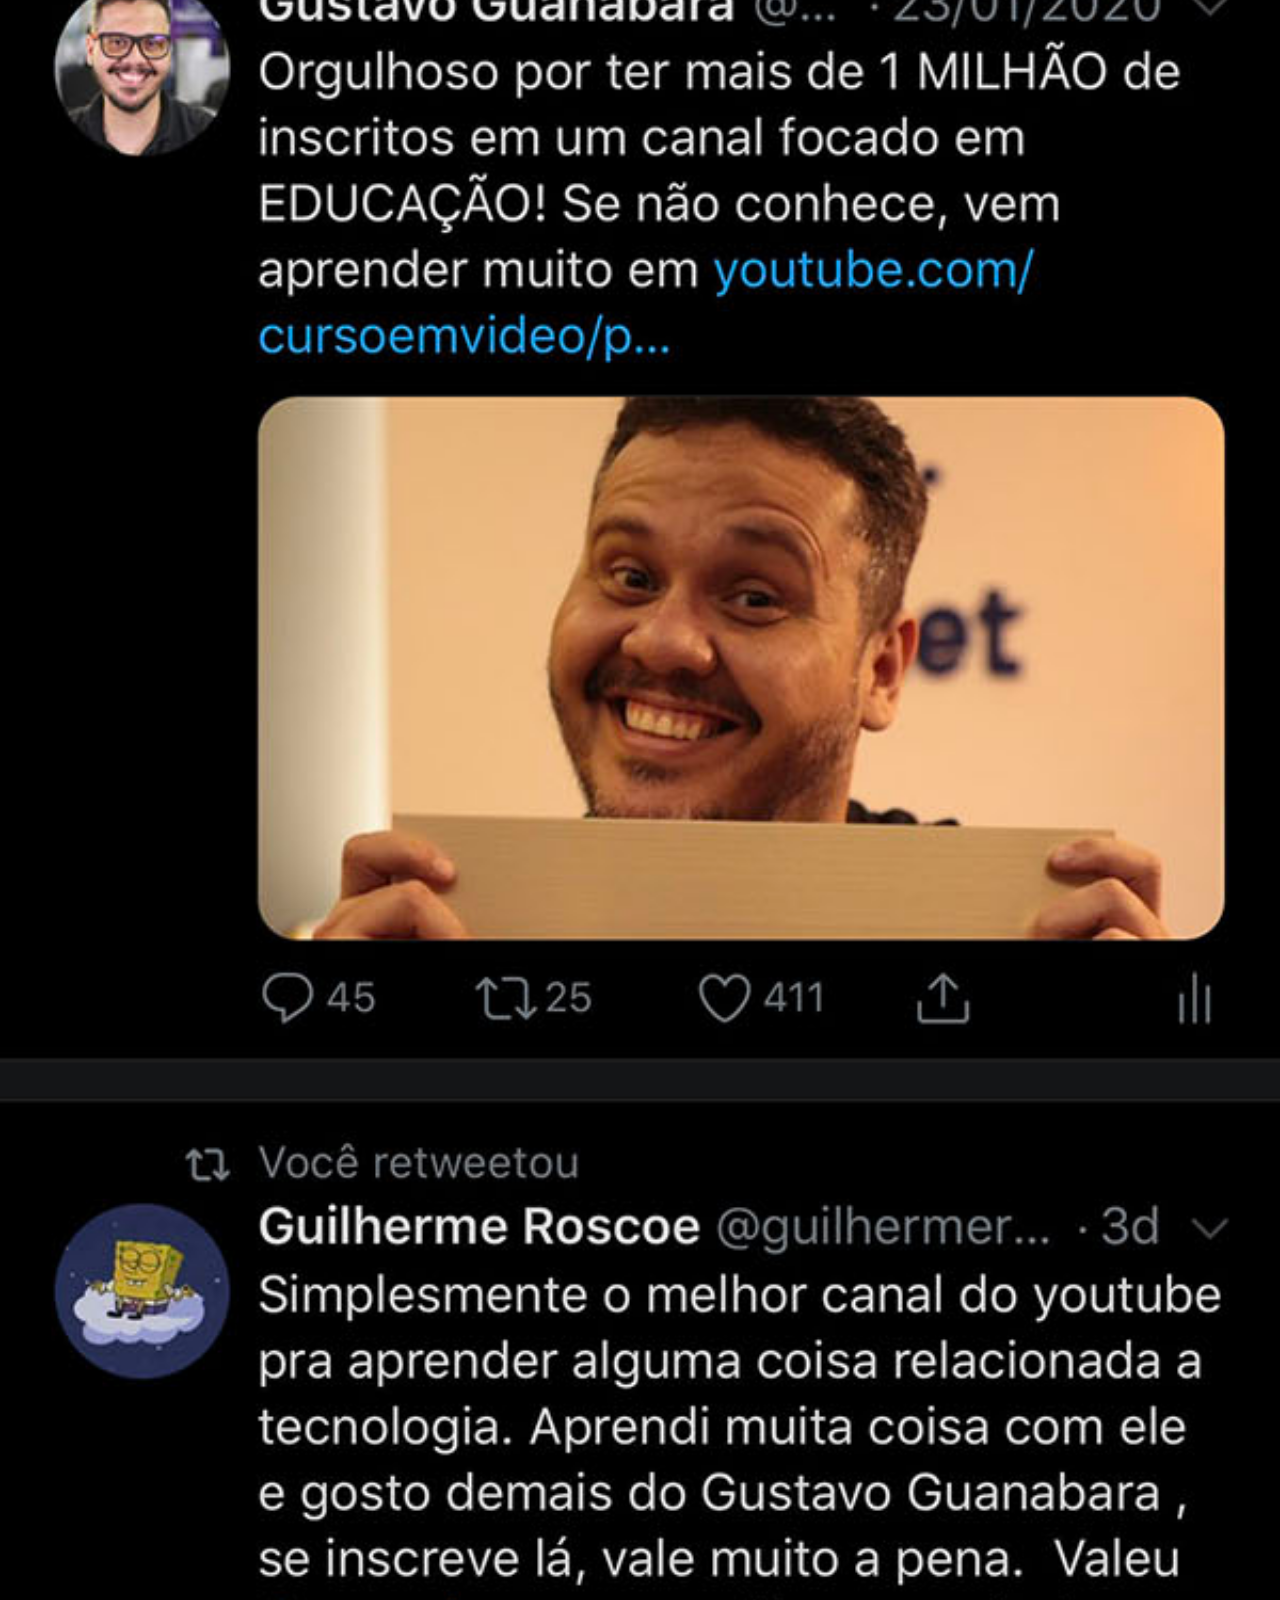
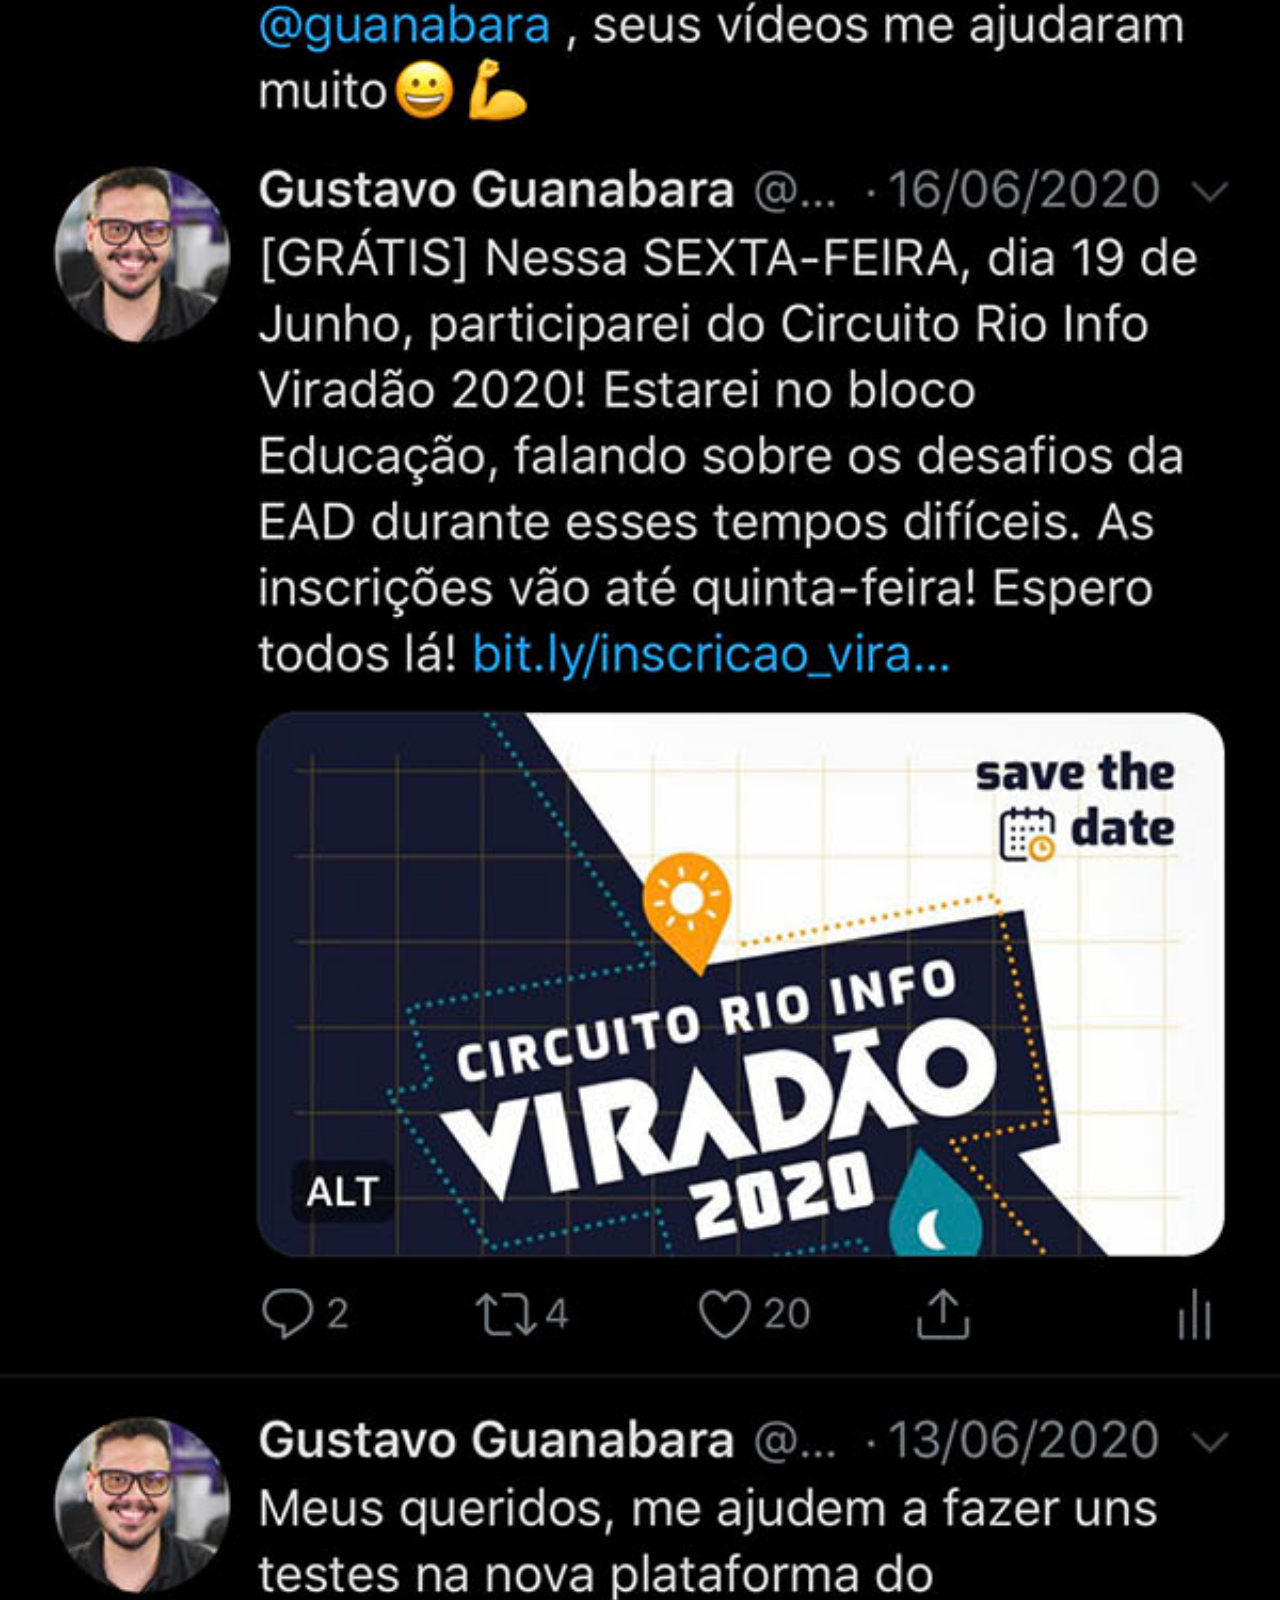
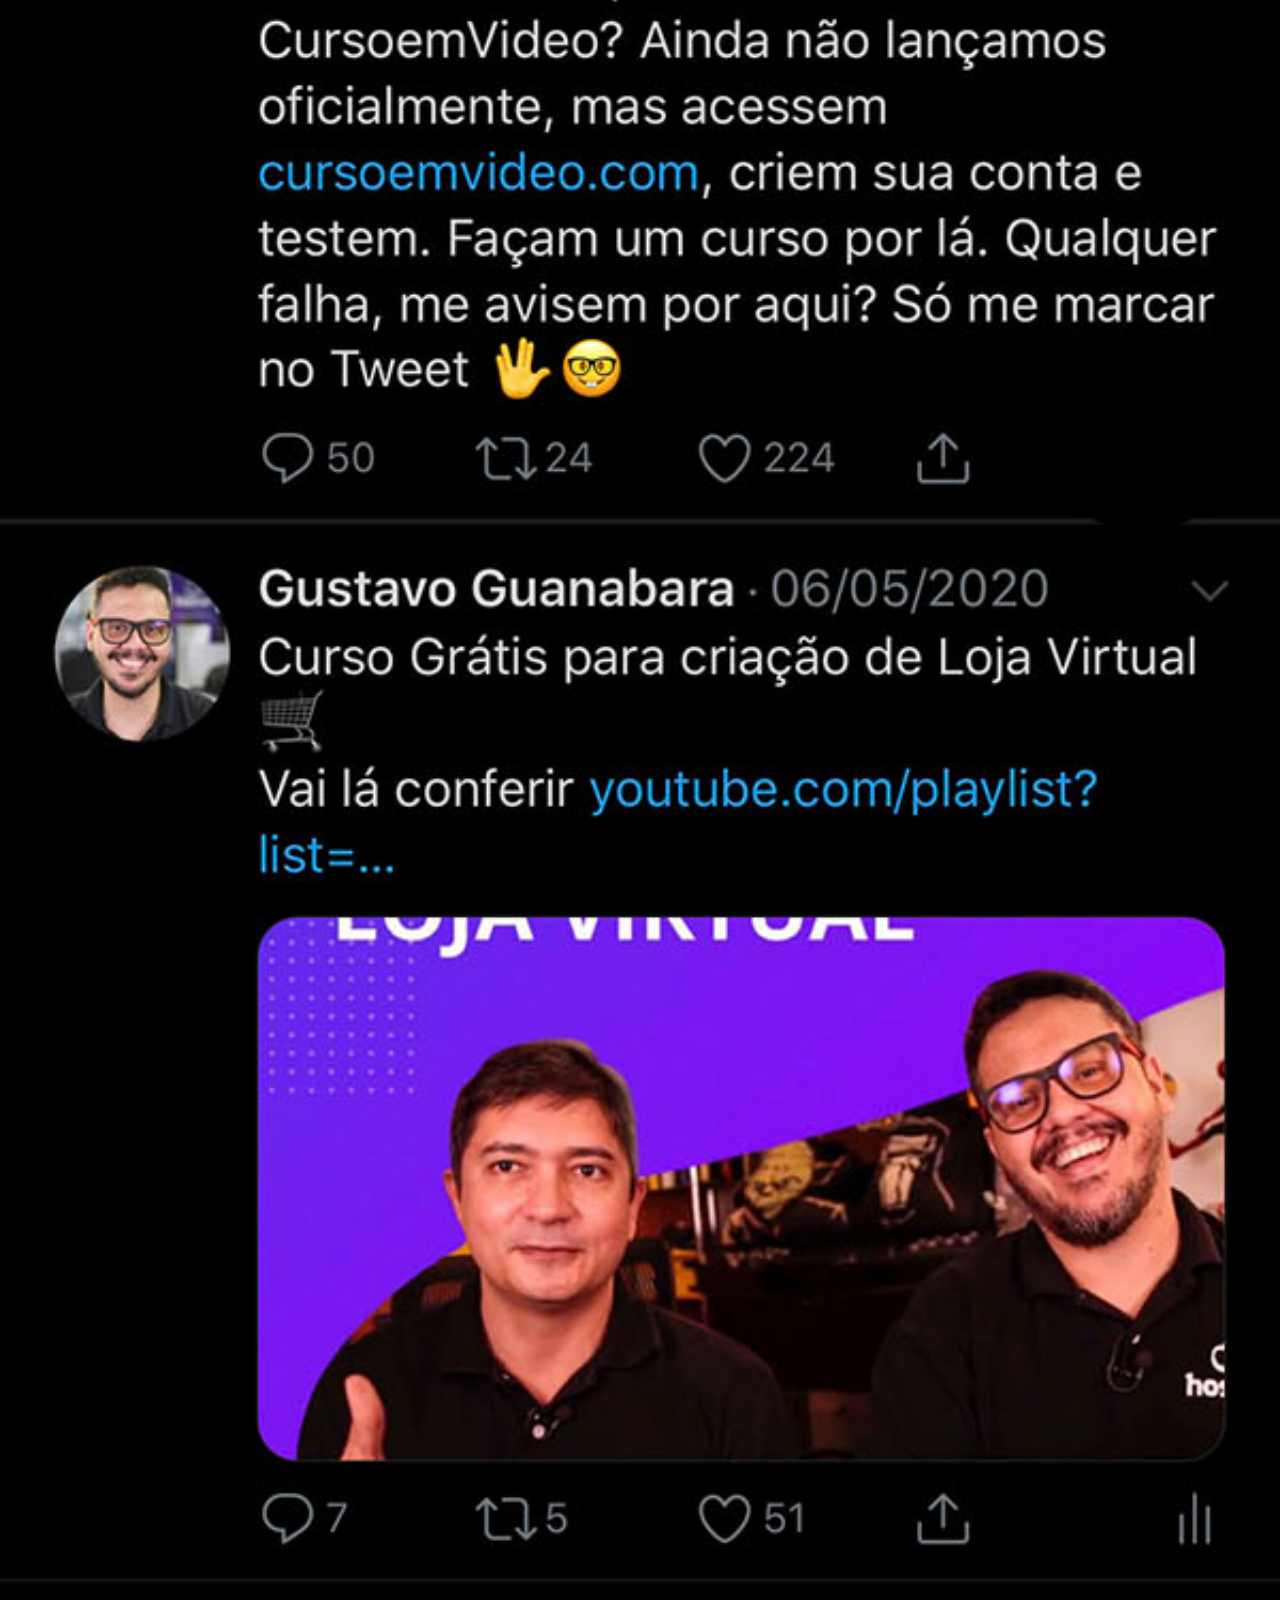
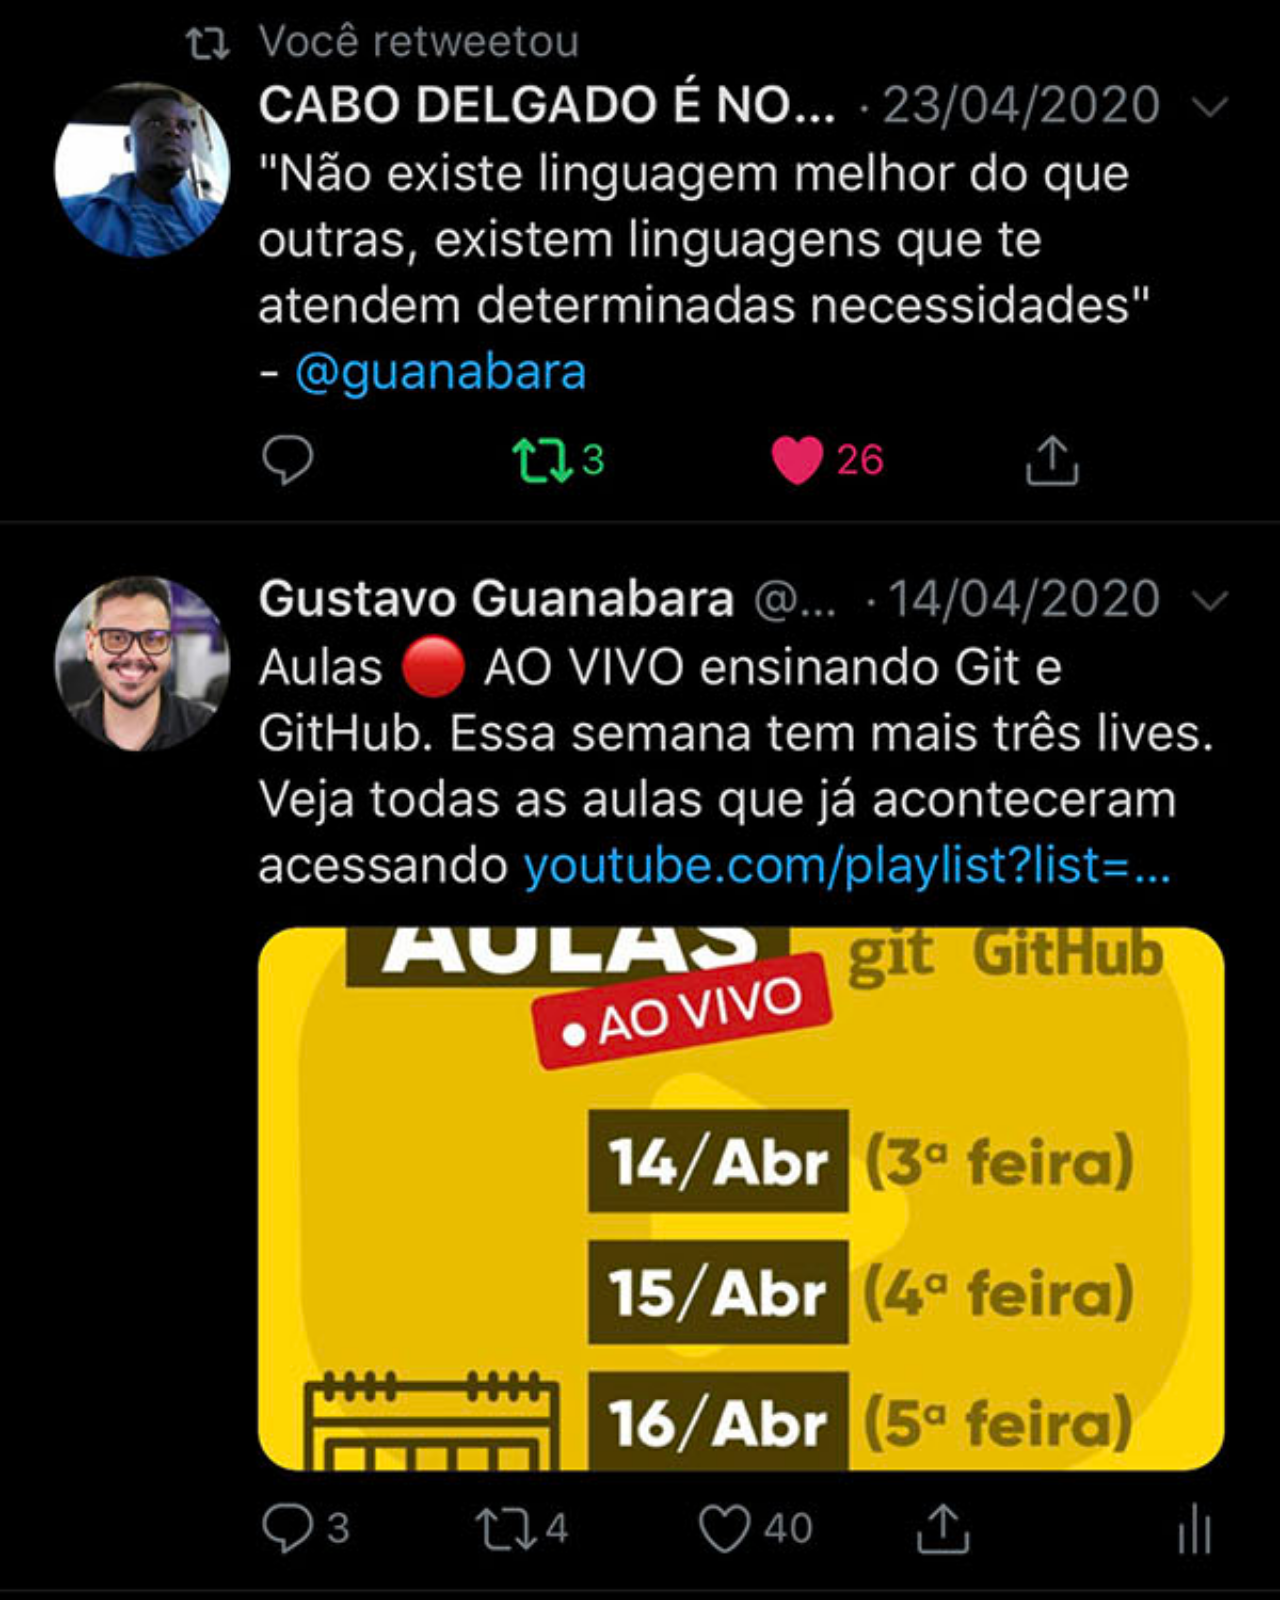
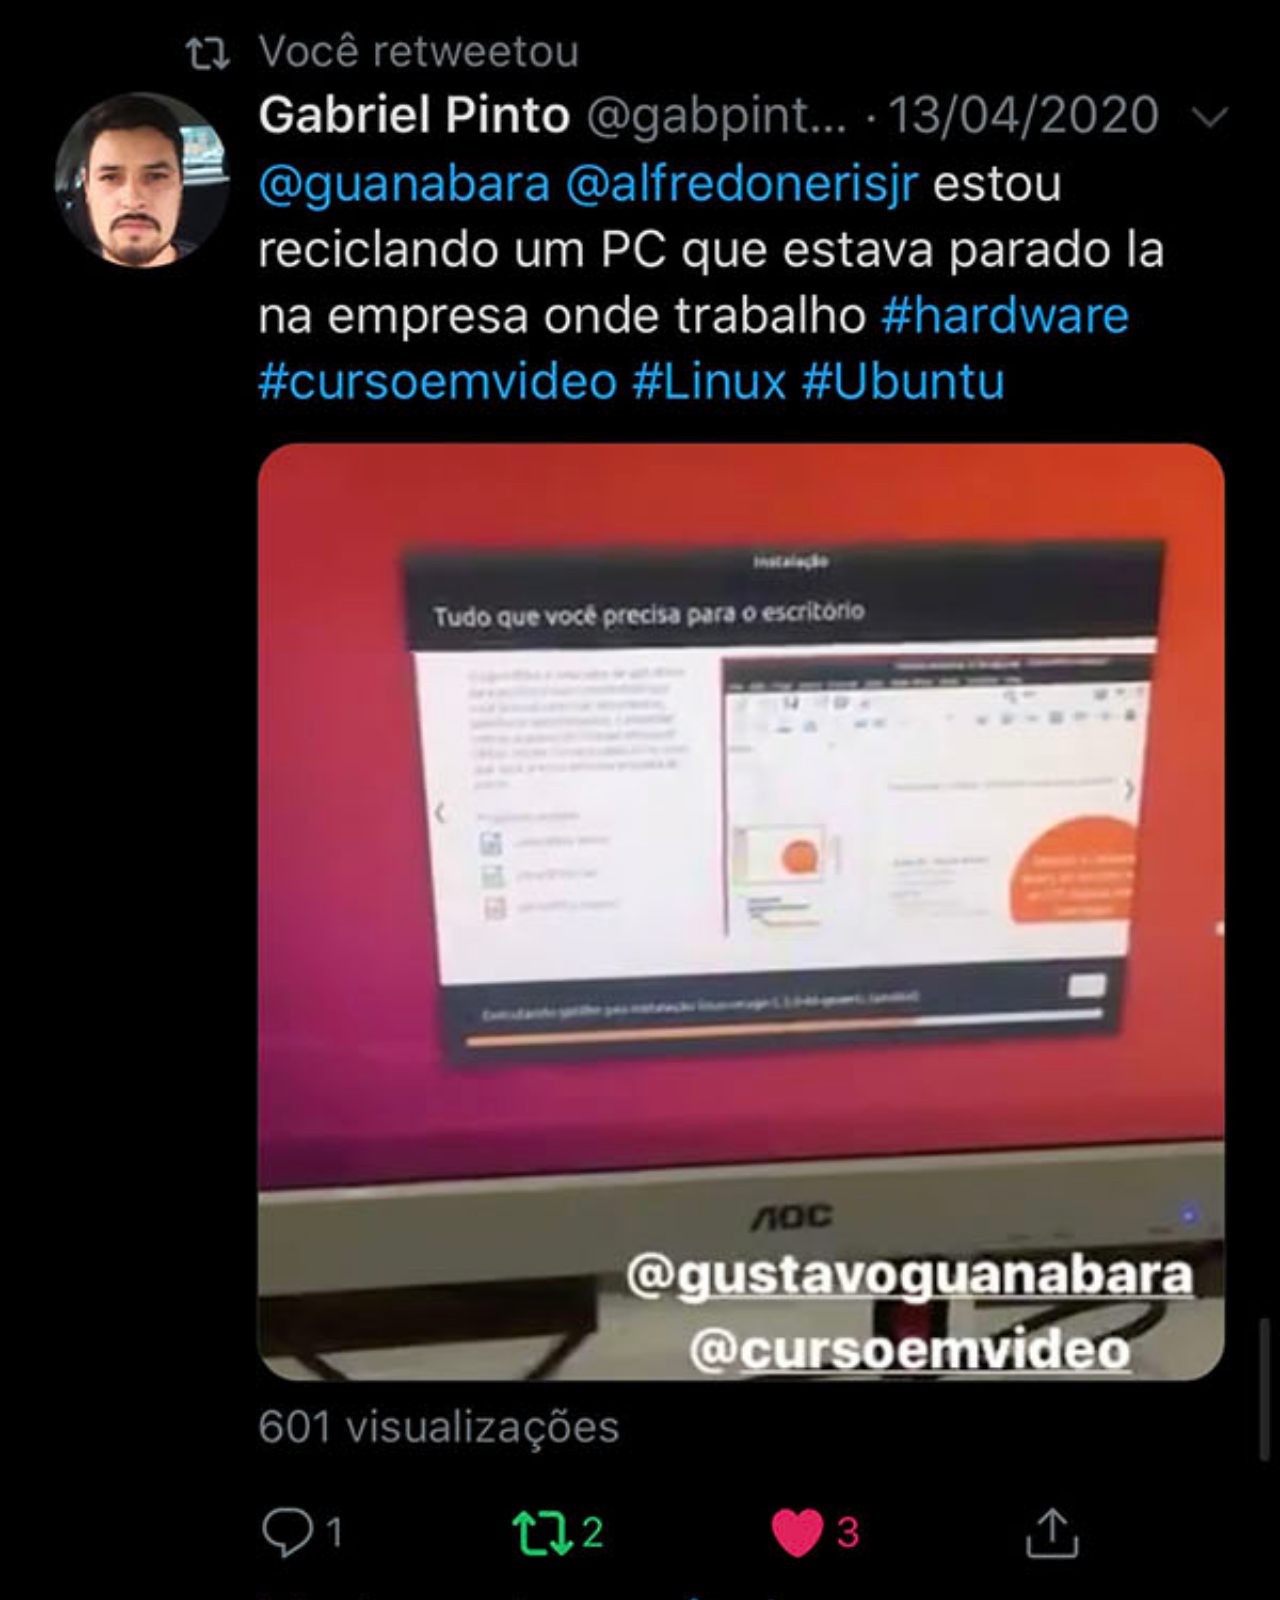
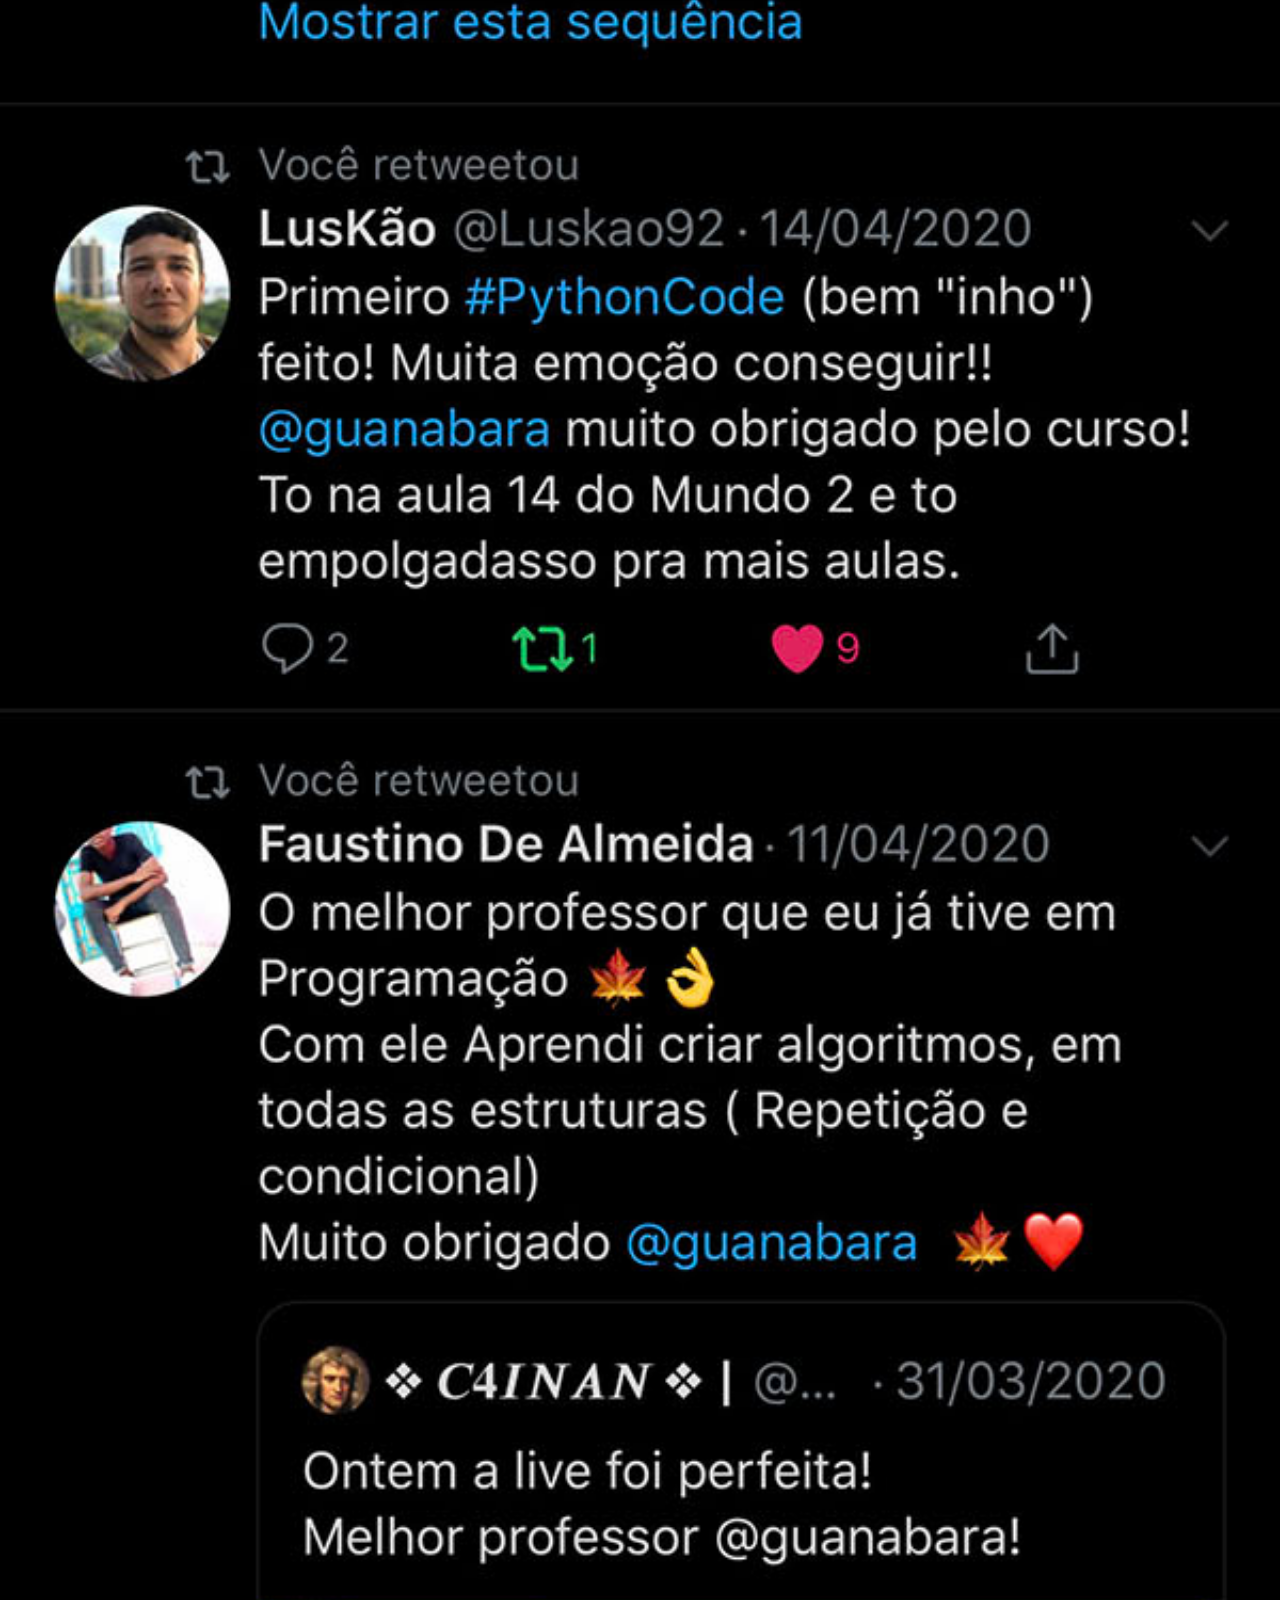
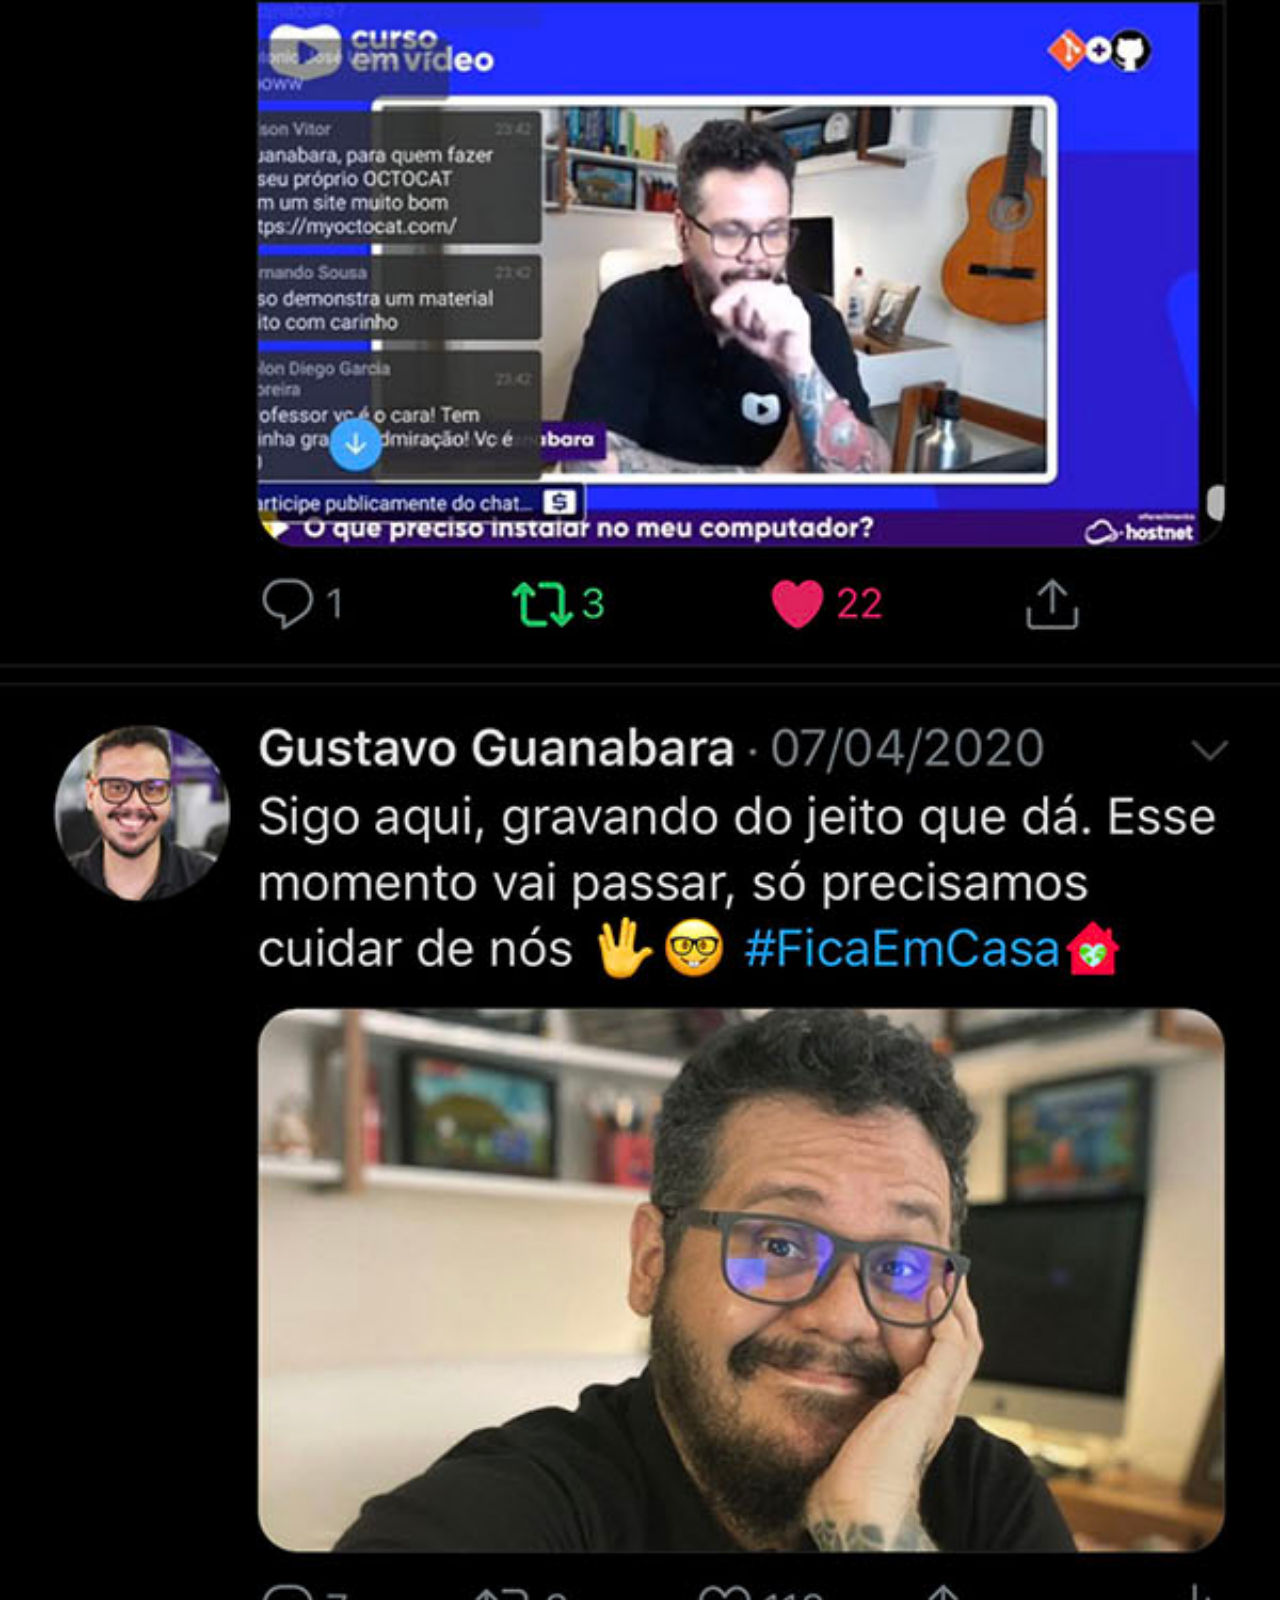
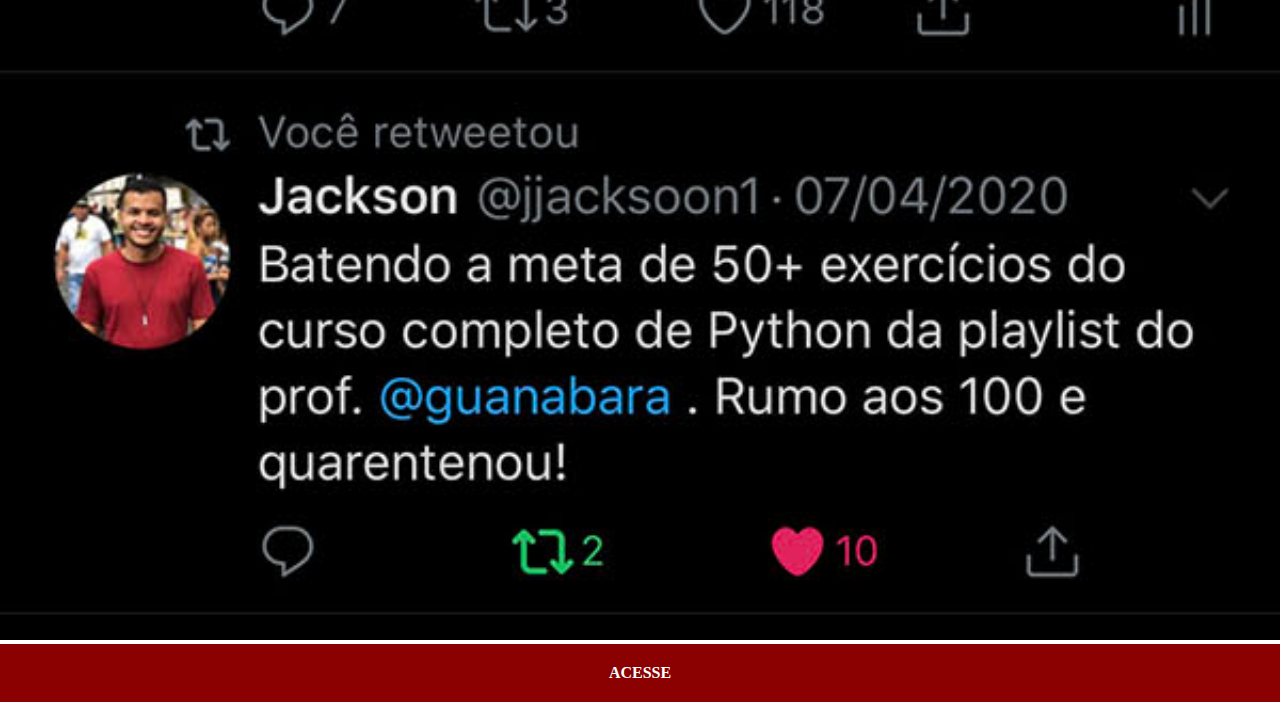
<file: pages/twitter.html>
<!DOCTYPE html>
<html lang="pt-br">
<head>
    <meta charset="UTF-8">
    <meta http-equiv="X-UA-Compatible" content="IE=edge">
    <meta name="viewport" content="width=device-width, initial-scale=1.0">
    <link rel="stylesheet" href="../estilos/social.css">
    <title>TWITTER</title>
</head>
<body>
    <img src="../imagens/tela-twitter.jpg" alt="">
    <a href="">ACESSE</a>
</body>
</html>
</file>
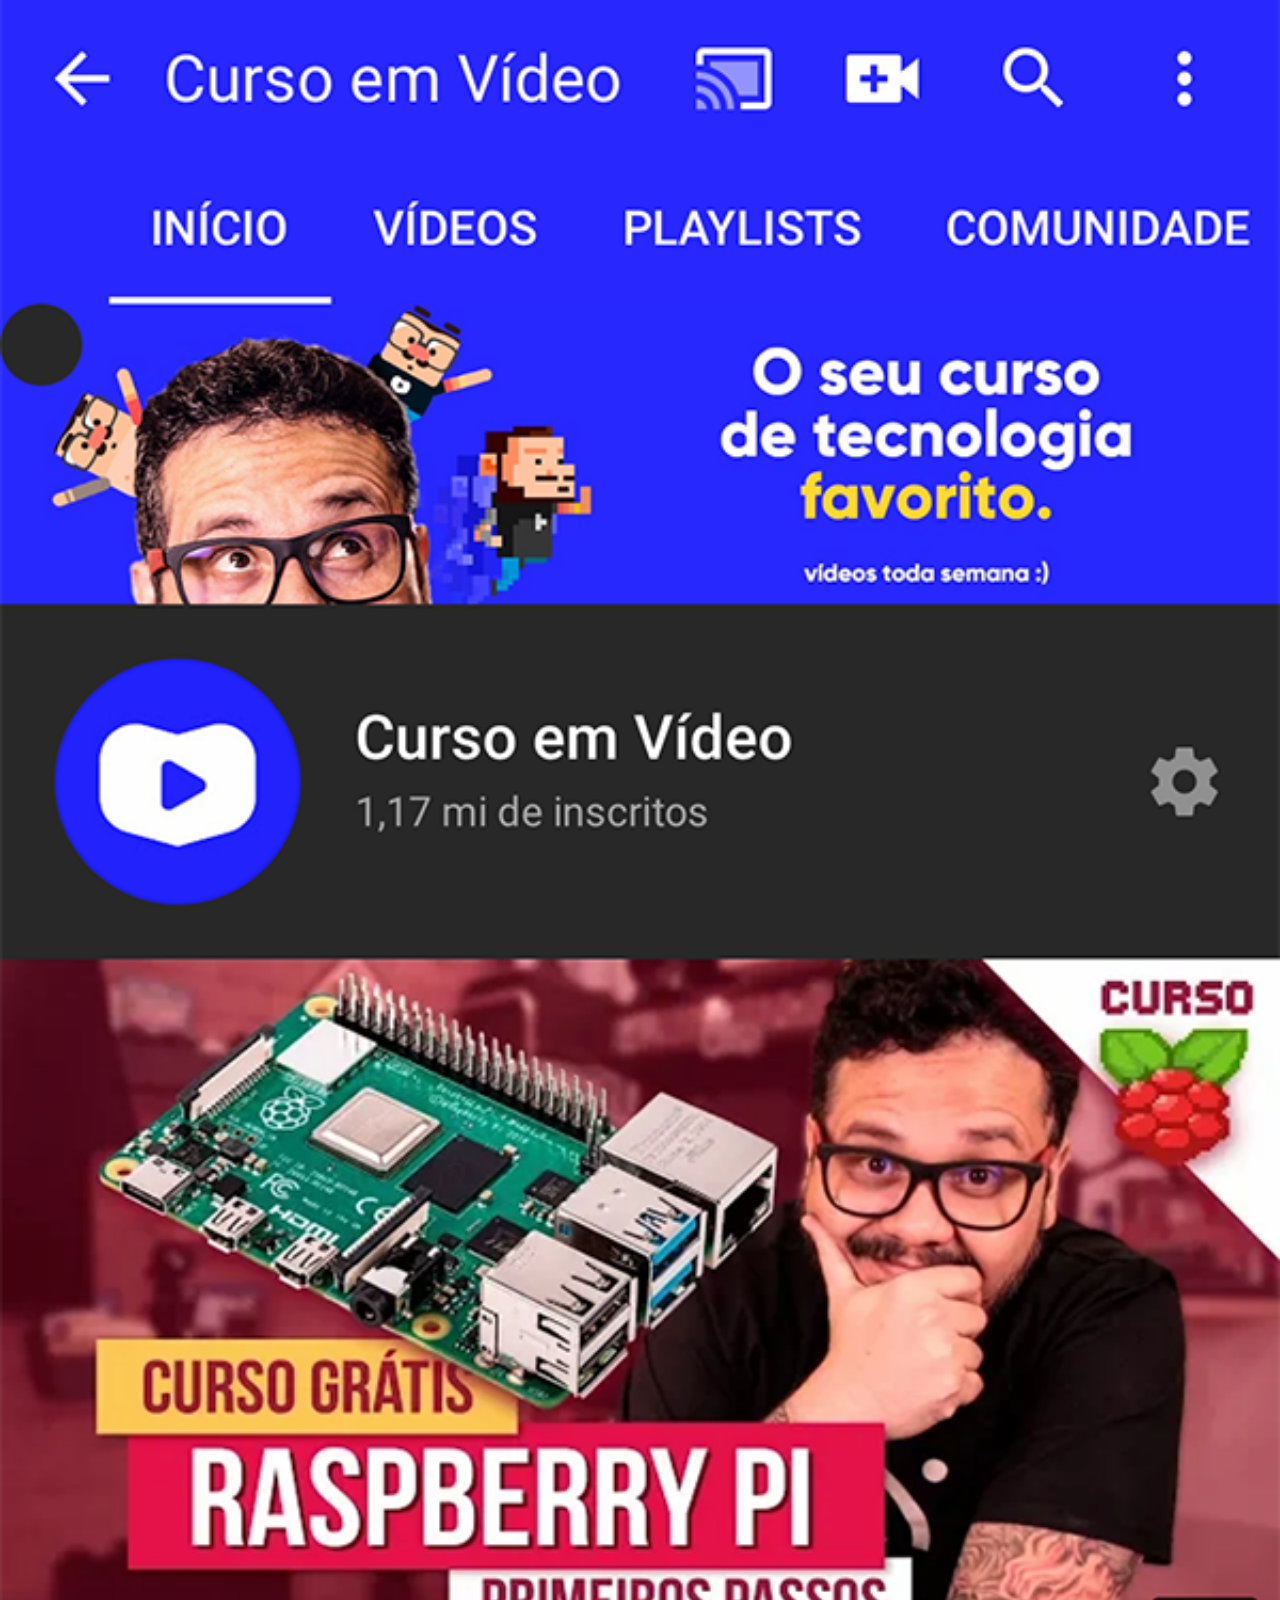
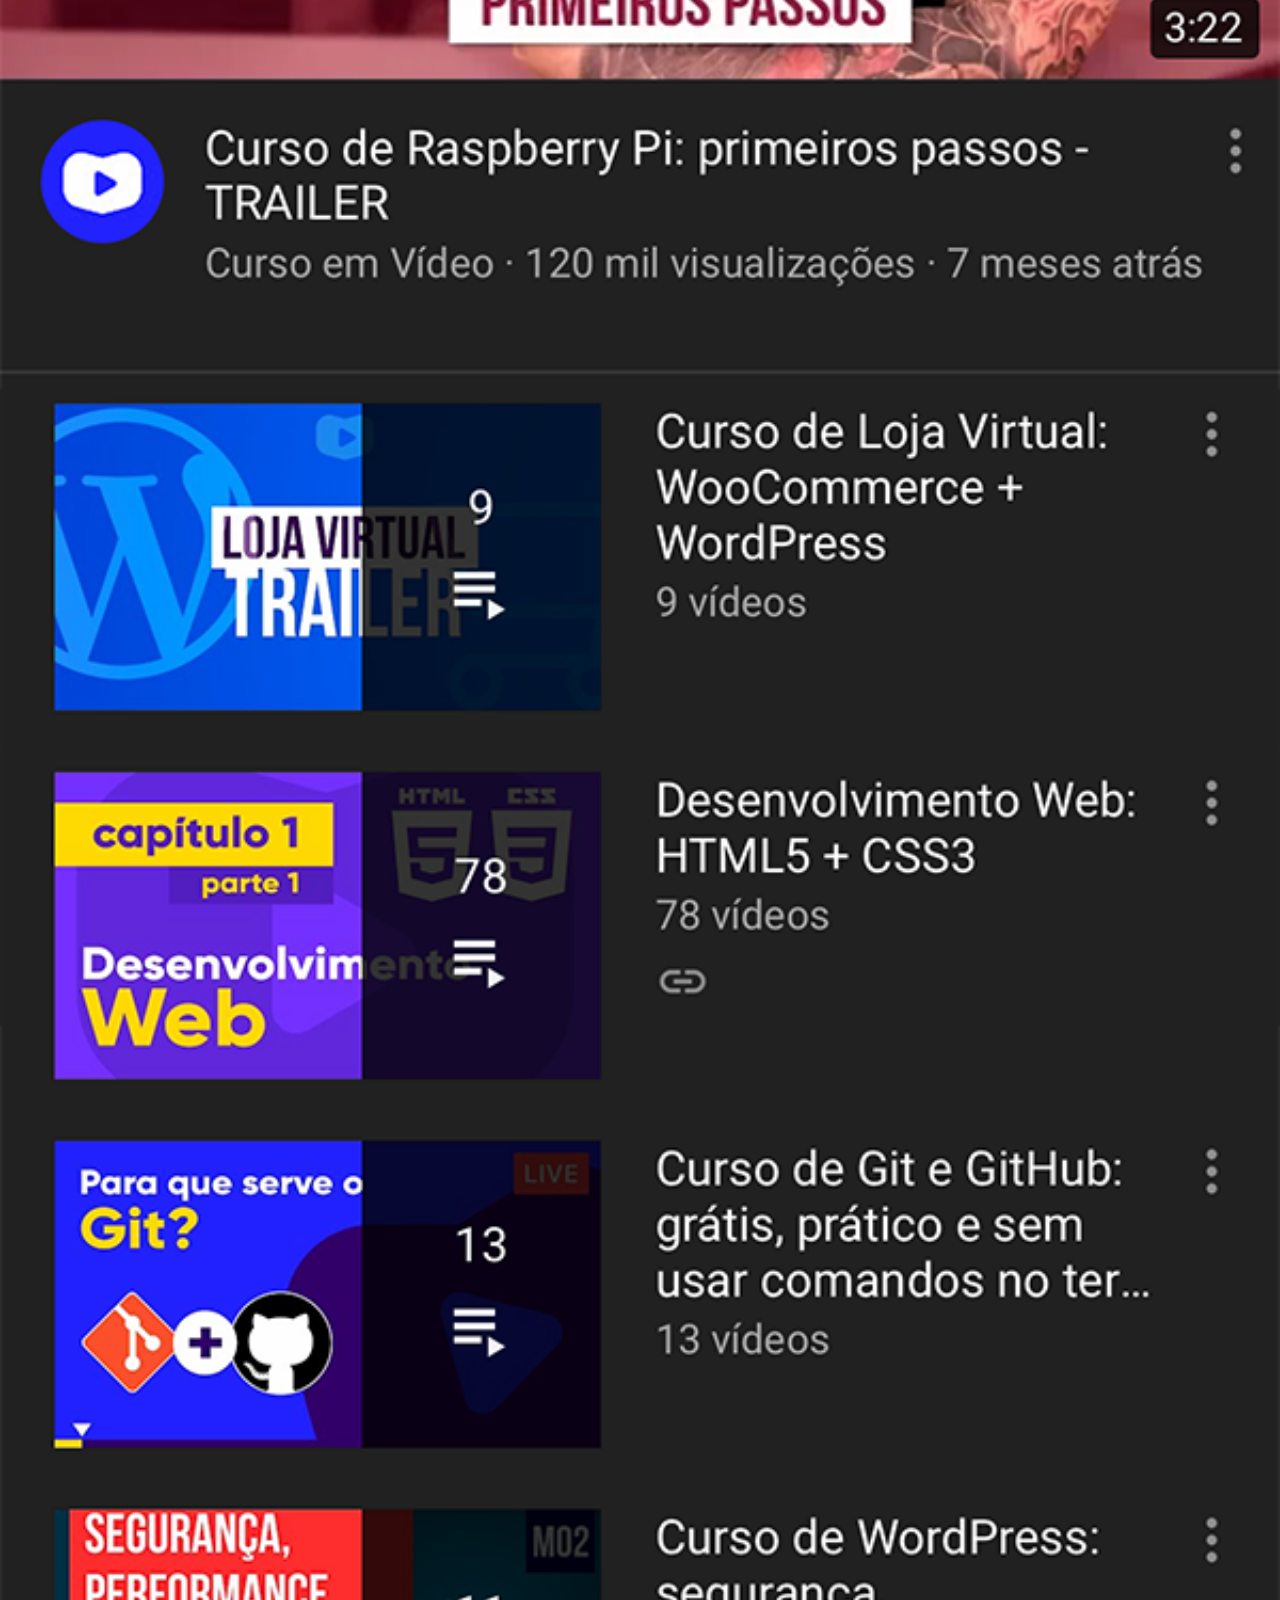
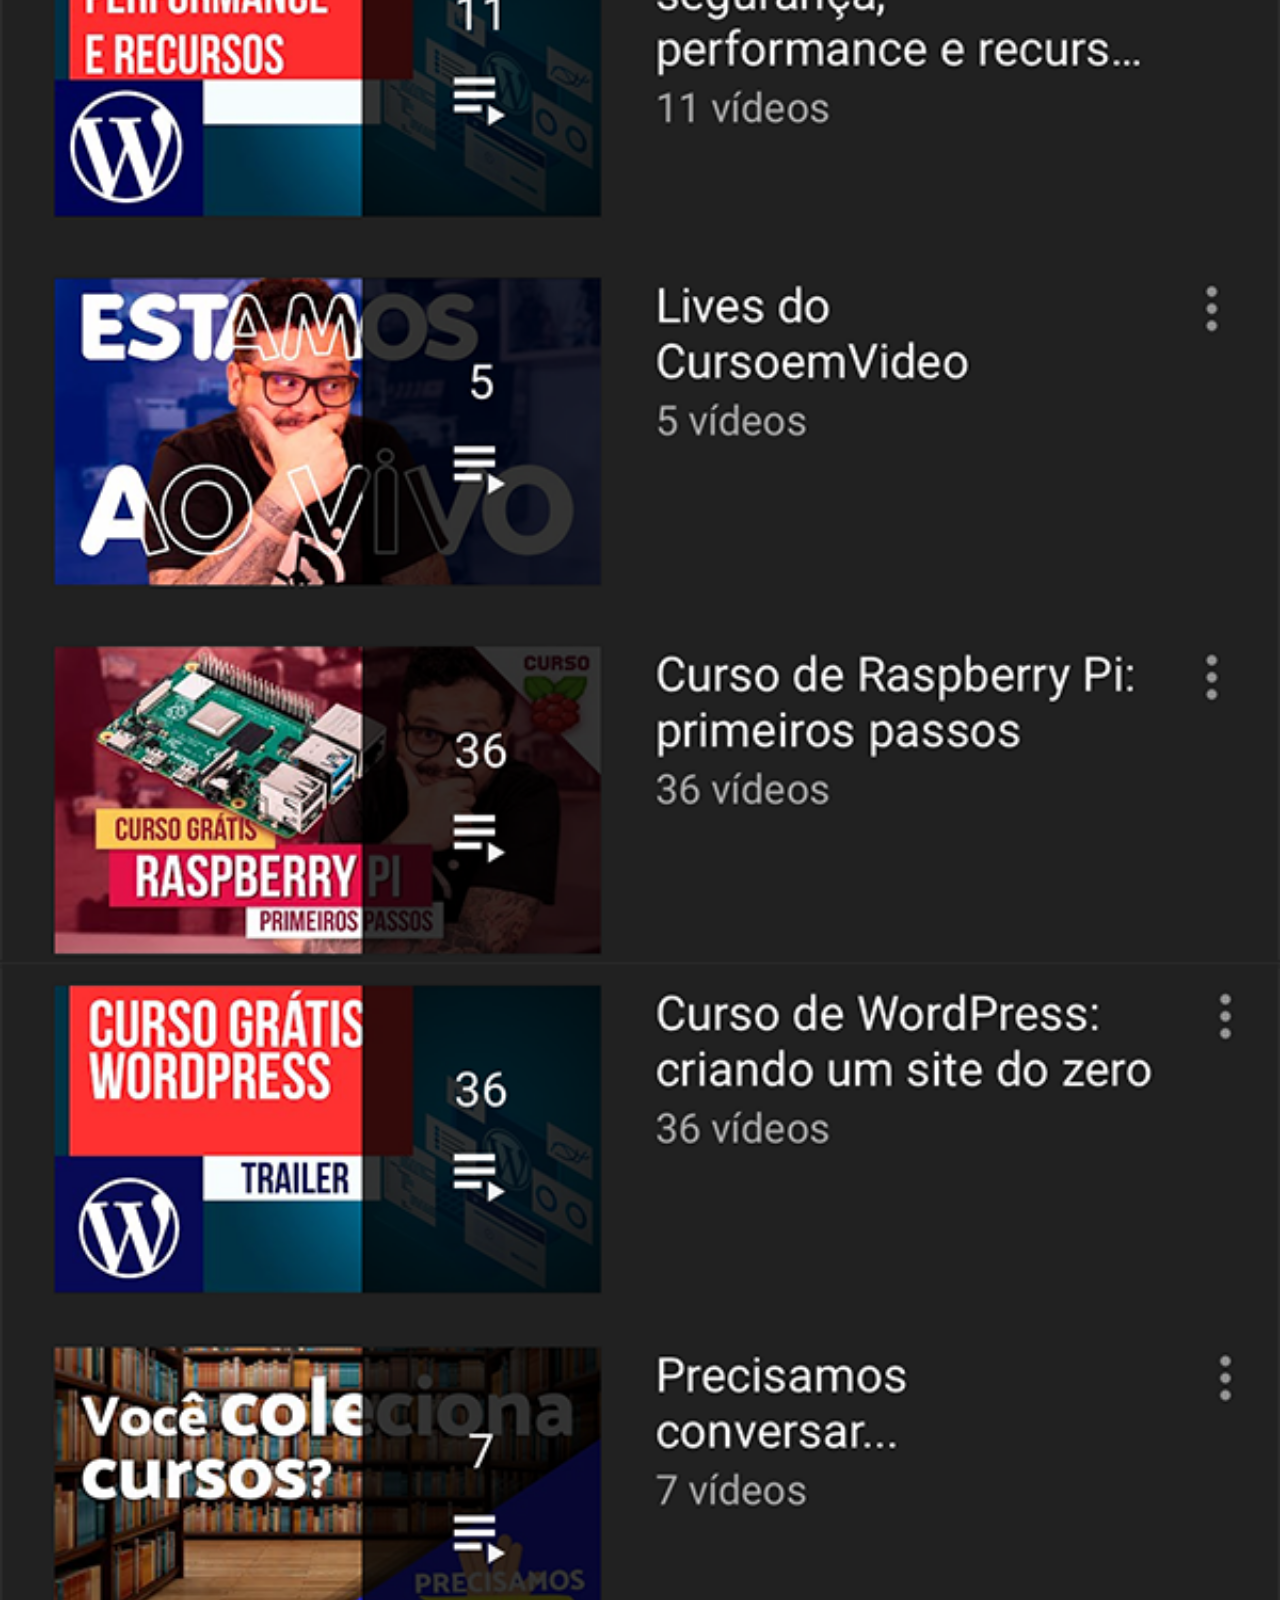
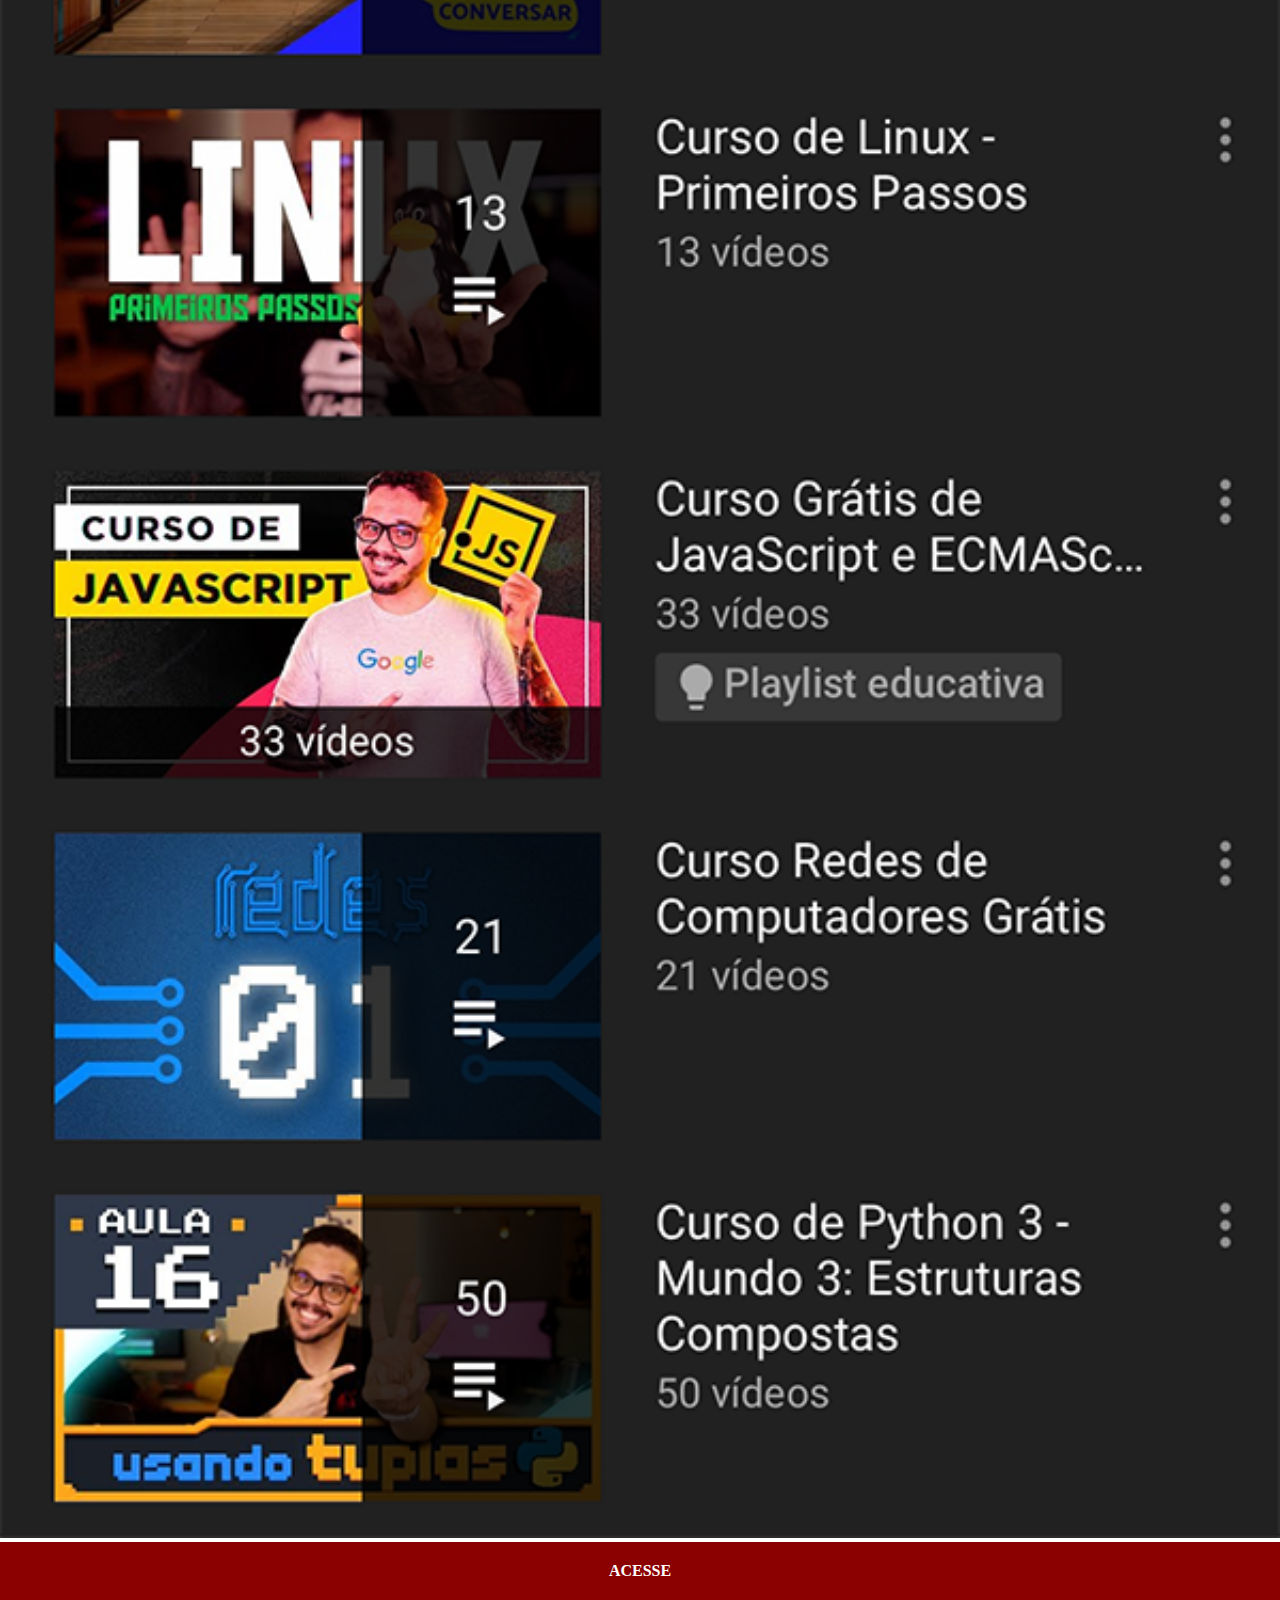
<file: pages/youtube.html>
<!DOCTYPE html>
<html lang="pt-br">
<head>
    <meta charset="UTF-8">
    <meta http-equiv="X-UA-Compatible" content="IE=edge">
    <meta name="viewport" content="width=device-width, initial-scale=1.0">
    <link rel="stylesheet" href="../estilos/social.css">
    <title>YOUTUBE</title>
</head>
<body>
    <img src="../imagens/tela-youtube.png" alt="">
    <a href="#">ACESSE</a>
</body>
</html>
</file>
<file: estilos/style.css>
@charset "UTF-8";

* {
    margin: 0px;
    padding: 0px;
    font-family: Arial, Helvetica, sans-serif;
}

html, body {
    height: 100vh;
    width: 100vw;
    background-color: black;
}

body {
    background: url(../imagens/fundo-madeira.jpg) no-repeat top center;
    background-size: cover;
    background-attachment: fixed;
}

main {
    height: 100vh;
    position: relative;
}

section#telefone {
    position: absolute;
    top: 50%;
    left: 50%;
    transform: translate(-50%, -50%);
    background-image: url(../imagens/frame-iphone.png);
    background-repeat: no-repeat;

    height: 627px;
    width: 311px;
}

iframe#tela {
    position: relative;
    top: 80px;
    left: 22px;
    width: 267px;
    height: 471px;
}

section#redes-sociais {
    display: flex;
    flex-direction: column;
    align-items: end;
}

section#redes-sociais img {

    width: 50px;
    margin: 10px;
    border-radius: 50%;
    box-shadow: 2px 2px 5px rgba(0, 0, 0, 0.400);
    box-sizing: border-box;
}

section#redes-sociais img:hover {
    border: 2px solid rgba(255, 255, 255, 0.404);
    transform: translate(-7%, -7%);
    box-shadow: 5px 5px 5px rgba(0, 0, 0, 0.400);
    transition: transform 0.3s;
}
</file>
<file: estilos/social.css>
* {
    margin: 0px;
    padding: 0px;
}

::-webkit-scrollbar {
    width: 0px;
    height: 0px;
}

img {
    width: 100vw;
}

a {
    display: block;
    background-color: darkred;
    padding: 20px;
    color: white;
    text-align: center;
    font-weight: bolder;
    text-decoration: none;
}

a:hover {
    background-color: red;
}
</file>
